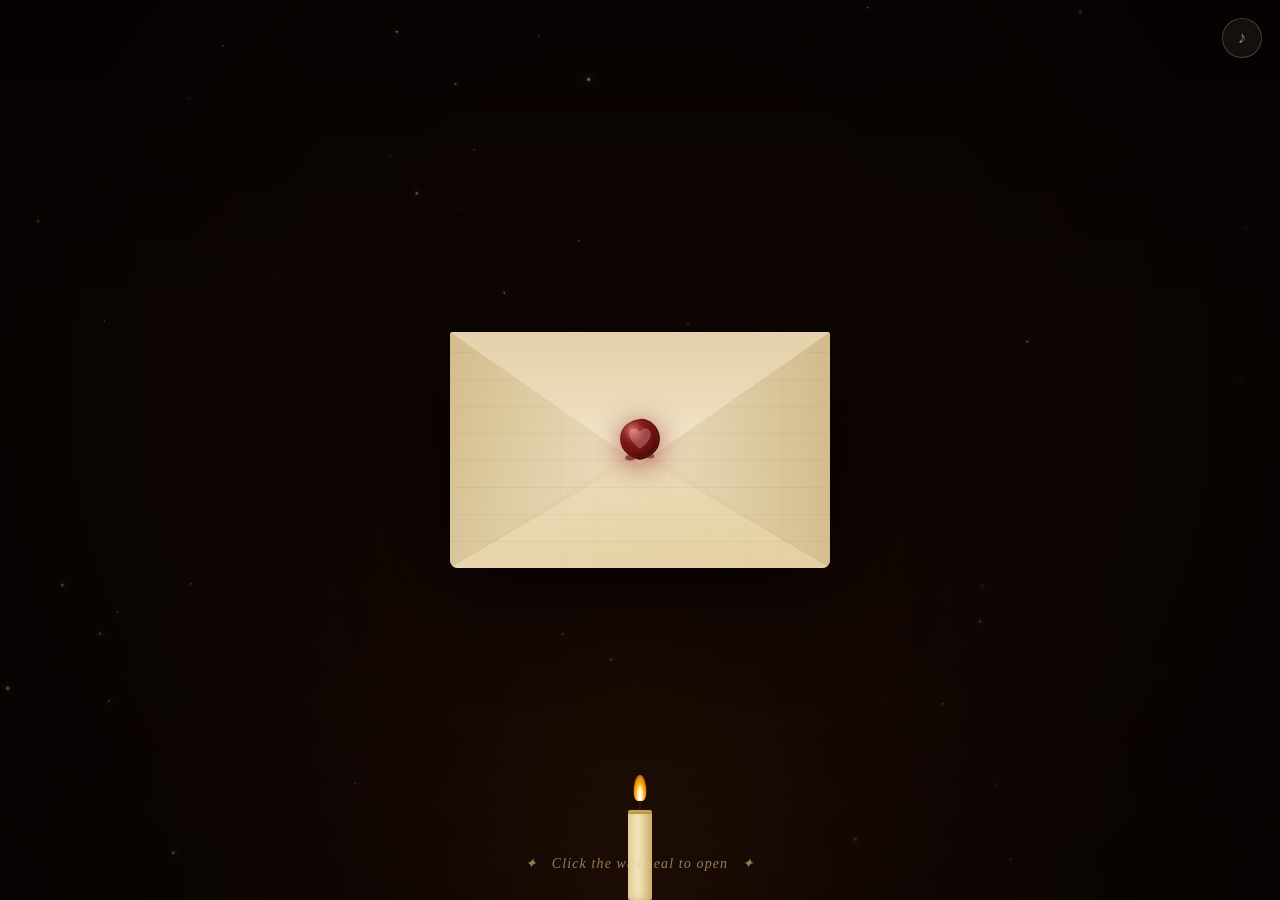
<file: Firefly/index.html>
<!DOCTYPE html>
<html lang="en">
<head>
<meta charset="UTF-8"/>
<meta name="viewport" content="width=device-width, initial-scale=1.0, maximum-scale=1.0, user-scalable=no"/>
<title>A Letter For You 💌</title>
<link rel="icon" href="data:image/svg+xml,<svg xmlns=%22http://www.w3.org/2000/svg%22 viewBox=%220 0 100 100%22><text y=%22.9em%22 font-size=%2290%22>💌</text></svg>"/>
<link href="https://fonts.googleapis.com/css2?family=Pinyon+Script&family=IM+Fell+English:ital@0;1&family=Cinzel:wght@400;500&display=swap" rel="stylesheet"/>
<style>
*,*::before,*::after{margin:0;padding:0;box-sizing:border-box;}
:root{
  --cream:#f7edda;--cream2:#eedfc0;--cream3:#e4cfa0;
  --ink:#1e0f08;--ink2:#3d1f10;--gold2:#e8c97a;--wax:#8b1a1a;
}
html,body{width:100%;height:100%;background:#100603;overflow:hidden;font-family:'IM Fell English',serif;}

/* ── BACKGROUND CANVAS ── */
#bg-canvas{position:fixed;inset:0;z-index:0;pointer-events:none;}

/* ── CANDLE ── */
#candle{position:fixed;bottom:0;left:50%;transform:translateX(-50%);z-index:3;pointer-events:none;display:flex;flex-direction:column;align-items:center;}
.c-body{width:24px;height:90px;background:linear-gradient(90deg,#e4d09a,#f3e4ba 40%,#d8c080 100%);border-radius:3px 3px 2px 2px;box-shadow:inset -3px 0 8px rgba(160,110,30,0.3);position:relative;}
.c-body::after{content:'';position:absolute;top:0;left:0;right:0;height:4px;background:linear-gradient(#ccaa50,#b89030);border-radius:3px 3px 0 0;}
.wick{width:2px;height:9px;background:#2a1a0a;}
.fw{position:relative;width:16px;height:30px;}
.fl{position:absolute;bottom:0;left:50%;transform:translateX(-50%);width:13px;height:26px;background:radial-gradient(ellipse at 50% 82%,#fff 0%,#ffe55a 22%,#ff9000 58%,transparent 100%);border-radius:50% 50% 30% 30%/62% 62% 38% 38%;animation:flk 1.9s ease-in-out infinite alternate;filter:blur(0.4px);}
.fl2{position:absolute;bottom:1px;left:50%;transform:translateX(-50%);width:6px;height:14px;background:radial-gradient(ellipse at 50% 82%,#fff 0%,#ffeca0 65%,transparent 100%);border-radius:50% 50% 30% 30%/62% 62% 38% 38%;animation:flk 1.3s ease-in-out infinite alternate-reverse;}
@keyframes flk{
  0%  {transform:translateX(-50%) scaleX(1)    scaleY(1)    rotate(-1deg);}
  33% {transform:translateX(-50%) scaleX(0.91) scaleY(1.07) rotate(1.5deg);}
  67% {transform:translateX(-50%) scaleX(1.06) scaleY(0.95) rotate(-2deg);}
  100%{transform:translateX(-50%) scaleX(0.94) scaleY(1.05) rotate(1deg);}
}

/* ── ENVELOPE STAGE ── */
#env-stage{
  position:fixed;inset:0;z-index:10;
  display:flex;align-items:center;justify-content:center;
  pointer-events:none;
}
#env-wrap{
  pointer-events:auto;position:relative;
  width:min(380px,84vw);
  transform-style:preserve-3d;
  filter:drop-shadow(0 20px 50px rgba(0,0,0,0.85));
  transition:transform .8s cubic-bezier(.4,0,.2,1);
}
#envelope{position:relative;width:100%;padding-top:62%;transform-style:preserve-3d;}
#env-base{
  position:absolute;inset:0;
  background:linear-gradient(155deg,var(--cream2) 0%,var(--cream) 45%,var(--cream2) 100%);
  border-radius:3px 3px 8px 8px;overflow:hidden;
}
#env-base::after{
  content:'';position:absolute;inset:0;
  background-image:
    repeating-linear-gradient(0deg,transparent,transparent 26px,rgba(44,24,16,.045) 26px,rgba(44,24,16,.045) 27px),
    repeating-linear-gradient(90deg,transparent,transparent 36px,rgba(44,24,16,.02) 36px,rgba(44,24,16,.02) 37px);
  pointer-events:none;
}
.fb{position:absolute;bottom:0;left:0;right:0;height:56%;background:linear-gradient(170deg,var(--cream2) 0%,var(--cream3) 100%);clip-path:polygon(0% 100%,50% 8%,100% 100%);}
.fl-l{position:absolute;top:0;left:0;bottom:0;width:53%;background:linear-gradient(100deg,#cdb47e,var(--cream2));clip-path:polygon(0% 0%,100% 50%,0% 100%);opacity:.8;}
.fl-r{position:absolute;top:0;right:0;bottom:0;width:53%;background:linear-gradient(260deg,#c8ae78,var(--cream2));clip-path:polygon(100% 0%,0% 50%,100% 100%);opacity:.8;}
#flap-top{
  position:absolute;top:0;left:0;right:0;height:56%;
  background:linear-gradient(180deg,#ddc898 0%,var(--cream2) 65%,var(--cream) 100%);
  clip-path:polygon(0% 0%,50% 100%,100% 0%);
  transform-origin:50% 0%;transform-style:preserve-3d;z-index:4;
}
#flap-top::before{content:'';position:absolute;inset:0;background:linear-gradient(180deg,rgba(255,255,255,.18) 0%,transparent 55%);clip-path:polygon(0% 0%,50% 100%,100% 0%);}

/* ── WAX SEAL ── */
#wax-seal{
  position:absolute;top:46%;left:50%;
  transform:translate(-50%,-50%);
  width:clamp(54px,13%,70px);aspect-ratio:1;
  z-index:8;cursor:pointer;pointer-events:auto;
  filter:drop-shadow(0 5px 14px rgba(139,26,26,.7));
  transition:filter .25s, transform .28s cubic-bezier(.34,1.56,.64,1);
}
#wax-seal:hover{
  filter:drop-shadow(0 9px 24px rgba(210,50,50,.9));
  transform:translate(-50%,-50%) scale(1.12);
}

/* ══════════════════════════════════════════════════════════════
   LETTER — JS-animated via transform. Starts hidden.
   During orbit phase it's positioned by JS directly.
   During settle phase a CSS transition takes over.
══════════════════════════════════════════════════════════════ */
#letter-wrap{
  position:fixed;
  /* size matches envelope width */
  width:min(380px,84vw);
  z-index:60;
  pointer-events:none;
  /* JS controls left/top/transform throughout */
  transform-origin:50% 50%;
  opacity:0;
  /* custom scrollbar for long letters */
  max-height:78vh;
  overflow-y:auto;overflow-x:hidden;
  border-radius:3px;
  scrollbar-width:thin;
  scrollbar-color:rgba(180,130,60,.3) transparent;
  /* settle transition — enabled by JS at end of orbit */
  will-change:transform,top,left,opacity;
}
#letter-wrap::-webkit-scrollbar{width:4px;}
#letter-wrap::-webkit-scrollbar-thumb{background:rgba(180,130,60,.3);border-radius:2px;}

/* When letter is settled — enable pointer events */
#letter-wrap.settled{pointer-events:auto;}

#letter-paper{
  width:100%;height:auto;
  background:linear-gradient(168deg,#fef8ec 0%,#faf0d4 38%,#f5e8c0 100%);
  border-radius:3px 3px 2px 2px;
  box-shadow:0 6px 40px rgba(0,0,0,.55), 0 2px 12px rgba(0,0,0,.35), inset 0 0 40px rgba(200,160,80,.04);
  padding:clamp(20px,5%,34px) clamp(20px,6%,36px) clamp(16px,4%,26px);
  display:flex;flex-direction:column;gap:11px;
  position:relative;overflow:hidden;
}
#letter-paper::before{
  content:'';position:absolute;inset:0;
  background-image:repeating-linear-gradient(0deg,transparent,transparent 29px,rgba(160,110,50,.13) 29px,rgba(160,110,50,.13) 30px);
  pointer-events:none;
}
#letter-paper::after{
  content:'';position:absolute;top:0;bottom:0;left:clamp(30px,8%,42px);
  width:1px;background:rgba(200,80,80,.16);pointer-events:none;
}
.cs{position:absolute;font-size:10px;font-style:italic;color:rgba(160,100,40,.3);}
.cs.tl{top:10px;left:11px;}.cs.br{bottom:10px;right:12px;}

/* letter lines */
.ll{opacity:0;transform:translateY(10px);transition:opacity .8s ease,transform .8s ease;position:relative;z-index:1;}
.ll.show{opacity:1;transform:translateY(0);}
.l-date{font-style:italic;font-size:clamp(9.5px,1.9vw,12.5px);color:var(--ink2);text-align:right;}
.l-div{display:flex;align-items:center;gap:8px;color:rgba(160,100,40,.36);font-size:11px;}
.l-div::before,.l-div::after{content:'';flex:1;height:1px;background:linear-gradient(90deg,transparent,rgba(180,120,50,.25),transparent);}
.l-hi{font-family:'Pinyon Script',cursive;font-size:clamp(28px,6.5vw,48px);color:var(--ink);line-height:1;}
.l-body{font-size:clamp(11px,2.1vw,13.5px);color:var(--ink);line-height:1.95;}
.l-body em{font-style:italic;color:var(--ink2);}
.l-body strong{font-weight:normal;color:var(--wax);font-style:italic;}
.l-sign{font-family:'Pinyon Script',cursive;font-size:clamp(24px,5.5vw,40px);color:var(--ink);text-align:right;line-height:1.1;padding-top:2px;}
.l-ps{font-style:italic;font-size:clamp(9px,1.8vw,11.5px);color:var(--ink2);border-top:1px solid rgba(160,100,40,.14);padding-top:7px;}

/* ── MUSIC ── */
#music-btn{position:fixed;top:18px;right:18px;z-index:200;width:40px;height:40px;border-radius:50%;background:rgba(255,255,255,.06);border:1px solid rgba(232,201,122,.25);color:rgba(232,201,122,.6);font-size:17px;cursor:pointer;display:flex;align-items:center;justify-content:center;transition:background .2s,color .2s;backdrop-filter:blur(6px);}
#music-btn:hover{background:rgba(232,201,122,.12);color:var(--gold2);}
#music-btn.on{color:var(--gold2);animation:pulse 2s ease-in-out infinite;}

/* ── HINT ── */
#hint{position:fixed;bottom:28px;left:50%;transform:translateX(-50%);font-style:italic;font-size:clamp(11px,2.2vw,14px);color:rgba(232,201,122,.6);letter-spacing:.08em;z-index:50;white-space:nowrap;animation:breathe 3s ease-in-out infinite;transition:opacity .8s;pointer-events:none;}
#hint.hide{opacity:0;}

/* ── READ AGAIN ── */
#btn-again{position:fixed;bottom:22px;left:50%;transform:translateX(-50%);font-family:'Cinzel',serif;font-size:11px;letter-spacing:.18em;text-transform:uppercase;color:rgba(232,201,122,.8);background:rgba(255,255,255,.04);border:1px solid rgba(232,201,122,.28);padding:10px 28px;border-radius:2px;cursor:pointer;z-index:200;opacity:0;pointer-events:none;transition:opacity .7s,background .2s;backdrop-filter:blur(6px);white-space:nowrap;}
#btn-again:hover{background:rgba(232,201,122,.1);color:var(--gold2);}
#btn-again.show{opacity:1;pointer-events:auto;}

/* ── FLOATING EFFECTS ── */
.heart-fly{position:fixed;pointer-events:none;z-index:400;animation:heartUp var(--dur,3s) ease-out forwards;opacity:0;font-size:var(--sz,18px);}
@keyframes heartUp{0%{opacity:0;transform:translate(0,0) scale(.2);}12%{opacity:1;transform:translate(var(--dx1,0px),-28px) scale(1.2);}80%{opacity:.6;transform:translate(var(--dx2,0px),-150px) scale(.85);}100%{opacity:0;transform:translate(var(--dx3,0px),-210px) scale(.5);}}
.petal-fall{position:fixed;top:-40px;pointer-events:none;z-index:6;animation:petalDrop var(--pd,7s) ease-in forwards;}
@keyframes petalDrop{0%{transform:translateY(0) translateX(0) rotate(0);opacity:.9;}25%{transform:translateY(25vh) translateX(var(--s1,30px)) rotate(120deg);opacity:.85;}60%{transform:translateY(62vh) translateX(var(--s2,-15px)) rotate(300deg);opacity:.7;}100%{transform:translateY(112vh) translateX(var(--s3,20px)) rotate(540deg);opacity:0;}}
.sp{position:fixed;pointer-events:none;z-index:401;border-radius:50%;animation:sparkOut var(--sd,.8s) ease-out forwards;}
@keyframes sparkOut{0%{transform:translate(0,0) scale(1);opacity:1;}100%{transform:translate(var(--sx,20px),var(--sy,-30px)) scale(0);opacity:0;}}

@keyframes breathe{0%,100%{opacity:.6;}50%{opacity:.25;}}
@keyframes pulse{0%,100%{opacity:1;}50%{opacity:.5;}}
</style>
</head>
<body>

<canvas id="bg-canvas"></canvas>

<div id="candle">
  <div class="fw"><div class="fl"></div><div class="fl2"></div></div>
  <div class="wick"></div>
  <div class="c-body"></div>
</div>

<button id="music-btn">♪</button>

<!-- ENVELOPE -->
<div id="env-stage">
  <div id="env-wrap">
    <div id="envelope">
      <div id="env-base">
        <div class="fb"></div><div class="fl-l"></div><div class="fl-r"></div>
        <div id="flap-top"></div>
      </div>
      <svg id="wax-seal" viewBox="0 0 110 110" xmlns="http://www.w3.org/2000/svg">
        <defs>
          <radialGradient id="wG" cx="36%" cy="32%" r="68%"><stop offset="0%" stop-color="#e04040"/><stop offset="40%" stop-color="#8b1a1a"/><stop offset="100%" stop-color="#4a0a0a"/></radialGradient>
          <radialGradient id="wS" cx="28%" cy="26%" r="42%"><stop offset="0%" stop-color="rgba(255,190,190,0.4)"/><stop offset="100%" stop-color="transparent"/></radialGradient>
          <filter id="wF" x="-8%" y="-8%" width="116%" height="116%"><feGaussianBlur stdDeviation="1.3"/></filter>
        </defs>
        <ellipse cx="35" cy="89" rx="10" ry="5.5" fill="#6a1212" filter="url(#wF)" opacity=".65"/>
        <ellipse cx="76" cy="86" rx="8" ry="4.5" fill="#6a1212" filter="url(#wF)" opacity=".6"/>
        <path d="M55 10 C68 8 82 17 90 30 C98 43 97 62 88 74 C79 86 63 93 55 93 C47 93 31 86 22 74 C13 62 12 43 20 30 C28 17 42 12 55 10 Z" fill="url(#wG)" filter="url(#wF)"/>
        <path d="M55 10 C68 8 82 17 90 30 C98 43 97 62 88 74 C79 86 63 93 55 93 C47 93 31 86 22 74 C13 62 12 43 20 30 C28 17 42 12 55 10 Z" fill="url(#wS)"/>
        <circle cx="55" cy="52" r="36" fill="none" stroke="rgba(210,180,100,.32)" stroke-width="1.2" stroke-dasharray="3,3"/>
        <path d="M55 70 C55 70 34 55 34 42 C34 34 40 29 47 31 C51 32 54 35 55 39 C56 35 59 32 63 31 C70 29 76 34 76 42 C76 55 55 70 55 70 Z" fill="rgba(255,230,230,.24)" stroke="rgba(255,210,210,.38)" stroke-width="1"/>
      </svg>
    </div>
  </div>
</div>

<!-- LETTER — JS positions this during animation -->
<div id="letter-wrap">
  <div id="letter-paper">
    <span class="cs tl">No. I</span>
    <span class="cs br">✦</span>
    <div class="l-date ll">This very evening, by candlelight &nbsp;♡</div>
    <div class="l-div ll">♡</div>
    <div class="l-hi ll">My Dearest,</div>
    <div class="l-body ll">
      There are a thousand things I wish I could say —<br>
      in a thousand different ways — and yet<br>
      none of them would ever be enough.<br><br>
      You walk into a room and the whole world<br>
      <em>quietly rearranges itself around you.</em><br><br>
      I wanted you to know that you are thought of —<br>
      not occasionally, not in passing — but with the<br>
      <strong>kind of warmth that lingers long after<br>
      the candle has gone out.</strong><br><br>
      You are, without question, someone worth<br>
      writing letters to.
    </div>
    <div class="l-sign ll">Always &amp; completely yours, ♡</div>
    <div class="l-ps ll">P.S. — You deserved to read something beautiful today.</div>
  </div>
</div>

<div id="hint">✦ &nbsp; Click the wax seal to open &nbsp; ✦</div>
<button id="btn-again">↺ &nbsp; Read Again</button>

<script>
/* ══════════════════════════════════════════
   BACKGROUND
══════════════════════════════════════════ */
const bgC=document.getElementById('bg-canvas'),bgCtx=bgC.getContext('2d');
let W,H;
function resizeBg(){W=bgC.width=innerWidth;H=bgC.height=innerHeight;}
resizeBg();addEventListener('resize',resizeBg);

const motes=Array.from({length:60},()=>({
  x:Math.random()*innerWidth,y:Math.random()*innerHeight,
  r:.3+Math.random()*1.4,a:.2+Math.random()*.65,
  vx:(Math.random()-.5)*.11,vy:-.04-Math.random()*.11,
  tw:Math.random()*Math.PI*2,ts:.007+Math.random()*.014,hue:28+Math.random()*26
}));
let fv=1;
function bgLoop(){
  requestAnimationFrame(bgLoop);
  fv+=(Math.random()*.05-.025);fv=Math.max(.9,Math.min(1.1,fv));
  bgCtx.fillStyle='#100603';bgCtx.fillRect(0,0,W,H);
  const cg=bgCtx.createRadialGradient(W*.5,H,0,W*.5,H,H*.75);
  cg.addColorStop(0,`rgba(195,95,18,${.16*fv})`);cg.addColorStop(.45,`rgba(120,40,8,${.08*fv})`);cg.addColorStop(1,'transparent');
  bgCtx.fillStyle=cg;bgCtx.fillRect(0,0,W,H);
  const tg=bgCtx.createLinearGradient(0,0,0,H*.35);
  tg.addColorStop(0,'rgba(0,0,0,.4)');tg.addColorStop(1,'transparent');
  bgCtx.fillStyle=tg;bgCtx.fillRect(0,0,W,H);
  motes.forEach(m=>{
    m.x+=m.vx;m.y+=m.vy;m.tw+=m.ts;
    if(m.y<-8){m.y=H+8;m.x=Math.random()*W;}
    if(m.x<-8||m.x>W+8){m.x=Math.random()*W;m.y=H*.3+Math.random()*H*.7;}
    const al=m.a*(.5+.5*Math.sin(m.tw))*fv;
    bgCtx.save();bgCtx.globalAlpha=Math.min(al,.82);
    bgCtx.shadowBlur=5;bgCtx.shadowColor=`hsl(${m.hue},88%,68%)`;
    bgCtx.fillStyle=`hsl(${m.hue},84%,73%)`;
    bgCtx.beginPath();bgCtx.arc(m.x,m.y,m.r,0,Math.PI*2);bgCtx.fill();
    bgCtx.restore();
  });
  const vig=bgCtx.createRadialGradient(W*.5,H*.44,H*.1,W*.5,H*.44,H*.88);
  vig.addColorStop(0,'transparent');vig.addColorStop(1,'rgba(0,0,0,.6)');
  bgCtx.fillStyle=vig;bgCtx.fillRect(0,0,W,H);
}
bgLoop();

/* ══════════════════════════════════════════
   ROMANTIC MUSIC
══════════════════════════════════════════ */
let audioCtx=null,masterGain=null,playing=false,loopTO=null;
const musicBtn=document.getElementById('music-btn');
const N={C3:130.81,E3:164.81,G3:196,A3:220,B3:246.94,C4:261.63,D4:293.66,E4:329.63,F4:349.23,G4:392,A4:440,B4:493.88,C5:523.25,E5:659.25};
const ARP=[
  [0,N.A3,.38,.52],[.33,N.C4,.32,.42],[.66,N.E4,.32,.42],[1,N.A4,.45,.35],[1.33,N.E4,.28,.3],[1.66,N.C4,.28,.3],
  [2,N.F3,.38,.52],[2.33,N.A3,.32,.42],[2.66,N.C4,.32,.42],[3,N.F4,.45,.35],[3.33,N.C4,.28,.3],[3.66,N.A3,.28,.3],
  [4,N.C3,.38,.52],[4.33,N.E3,.32,.42],[4.66,N.G3,.32,.42],[5,N.C4,.45,.35],[5.33,N.G3,.28,.3],[5.66,N.E3,.28,.3],
  [6,N.G3,.38,.52],[6.33,N.B3,.32,.42],[6.66,N.D4,.32,.42],[7,N.G4,.45,.35],[7.33,N.D4,.28,.3],[7.66,N.B3,.28,.3],
];
const MEL=[[0,N.E5,.75,.24],[1,N.C5,.55,.21],[1.5,N.A4,.45,.19],[2,N.A4,.5,.21],[3,N.G4,.75,.23],[4,N.E5,.65,.21],[5,N.C5,.55,.19],[5.5,N.B4,.38,.17],[6,N.A4,.5,.21],[7,N.G4,.95,.24]];
const BD=.54,BL=8;
function pNote(f,t,dur,vol){
  if(!audioCtx||!masterGain)return;
  const o=audioCtx.createOscillator(),g=audioCtx.createGain();
  o.type='sine';o.frequency.value=f;
  g.gain.setValueAtTime(0,t);g.gain.linearRampToValueAtTime(vol,t+.04);
  g.gain.setValueAtTime(vol,t+dur*BD-.18);g.gain.linearRampToValueAtTime(0,t+dur*BD+.08);
  o.connect(g);g.connect(masterGain);o.start(t);o.stop(t+dur*BD+.12);
}
function schedLoop(st){
  if(!playing)return;
  const ld=BL*BD;
  ARP.forEach(([b,f,d,v])=>pNote(f,st+b*BD,d,v*.52));
  MEL.forEach(([b,f,d,v])=>{pNote(f,st+b*BD,d,v*.62);pNote(f*2,st+b*BD,d,v*.1);});
  [[0,N.A3*.5],[2,N.F3*.5],[4,N.C3*.5],[6,N.G3*.5]].forEach(([b,f])=>pNote(f,st+b*BD,1.8,.16));
  loopTO=setTimeout(()=>schedLoop(st+ld-.08),(ld-.15)*1000);
}
function startAudio(){
  try{
    if(!audioCtx)audioCtx=new(window.AudioContext||window.webkitAudioContext)();
    if(audioCtx.state==='suspended')audioCtx.resume();
    masterGain=audioCtx.createGain();
    masterGain.gain.setValueAtTime(0,audioCtx.currentTime);
    masterGain.gain.linearRampToValueAtTime(1,audioCtx.currentTime+3);
    masterGain.connect(audioCtx.destination);
    playing=true;musicBtn.classList.add('on');musicBtn.textContent='♫';
    schedLoop(audioCtx.currentTime+.1);
  }catch(e){}
}
function stopAudio(){
  if(loopTO){clearTimeout(loopTO);loopTO=null;}
  if(masterGain&&audioCtx){
    masterGain.gain.linearRampToValueAtTime(0,audioCtx.currentTime+2);
    setTimeout(()=>{try{audioCtx.close();}catch(e){}audioCtx=null;masterGain=null;},2100);
  }
  playing=false;musicBtn.classList.remove('on');musicBtn.textContent='♪';
}
musicBtn.addEventListener('click',()=>playing?stopAudio():startAudio());

/* ══════════════════════════════════════════
   ELEMENTS
══════════════════════════════════════════ */
const waxSeal  = document.getElementById('wax-seal');
const flapTop  = document.getElementById('flap-top');
const letterWr = document.getElementById('letter-wrap');
const envWrap  = document.getElementById('env-wrap');
const hint     = document.getElementById('hint');
const btnAgain = document.getElementById('btn-again');
const llEls    = Array.from(document.querySelectorAll('.ll'));

let opened=false,timers=[];
const addT=(fn,ms)=>timers.push(setTimeout(fn,ms));
const clearT=()=>{timers.forEach(clearTimeout);timers=[];};

/* Easing helpers */
function easeInOutCubic(t){return t<.5?4*t*t*t:1-Math.pow(-2*t+2,3)/2;}
function easeOutCubic(t){return 1-Math.pow(1-t,3);}
function easeOutElastic(t){
  const c4=(2*Math.PI)/3;
  return t===0?0:t===1?1:Math.pow(2,-10*t)*Math.sin((t*10-0.75)*c4)+1;
}

/* Place letter at pixel position (centred on cx,cy) with rotation deg */
function positionLetter(cx,cy,rotation,scale,opacity){
  const w=letterWr.offsetWidth||Math.min(380,window.innerWidth*0.84);
  const h=letterWr.offsetHeight||300;
  letterWr.style.left=(cx-w/2)+'px';
  letterWr.style.top=(cy-h/2)+'px';
  letterWr.style.transform=`rotate(${rotation}deg) scale(${scale})`;
  letterWr.style.opacity=opacity;
}

/* Hover tilt on envelope (only before open) */
envWrap.addEventListener('pointermove',e=>{
  if(opened)return;
  const r=envWrap.getBoundingClientRect();
  const dx=((e.clientX-r.left)/r.width-.5)*12;
  const dy=((e.clientY-r.top)/r.height-.5)*-8;
  envWrap.style.transform=`rotateY(${dx}deg) rotateX(${dy}deg) scale(1.02)`;
});
envWrap.addEventListener('pointerleave',()=>{
  if(opened)return;
  envWrap.style.transition='transform .8s cubic-bezier(.2,0,0,1)';
  envWrap.style.transform='';
  setTimeout(()=>{envWrap.style.transition='';},800);
});

/* ══════════════════════════════════════════
   LETTER ORBIT + SETTLE ANIMATION
   
   Phase 1 (0→800ms):   letter peeks out from envelope, flap opens
   Phase 2 (800→2600ms): letter orbits around envelope (JS rAF loop)
   Phase 3 (2600→4000ms): letter glides from above screen down to center (CSS transition)
══════════════════════════════════════════ */
waxSeal.addEventListener('click', openLetter);

let orbitRAF=null;

function openLetter(){
  if(opened)return;
  opened=true;
  if(!playing)startAudio();
  burstSeal();
  hint.classList.add('hide');

  /* Get envelope center on screen */
  const envR = envWrap.getBoundingClientRect();
  const envCX = envR.left + envR.width/2;
  const envCY = envR.top  + envR.height/2;

  /* ── PHASE 1: seal breaks, flap opens ── */
  addT(()=>{
    waxSeal.style.transition='transform .4s cubic-bezier(.34,1.56,.64,1),opacity .38s';
    waxSeal.style.transform='translate(-50%,-50%) scale(0) rotate(30deg)';
    waxSeal.style.opacity='0';
  },80);

  addT(()=>{
    flapTop.style.transition='transform 1s cubic-bezier(.4,0,.2,1)';
    flapTop.style.transform='rotateX(-178deg)';
  },350);

  /* ── PHASE 2: letter appears at envelope centre, then orbits ── */
  addT(()=>{
    /* Show letter at envelope centre, tiny */
    letterWr.style.transition='none';
    positionLetter(envCX, envCY, 0, 0.15, 0.9);
    letterWr.style.display='block';

    let startTime=null;
    const ORBIT_DURATION = 1700; // ms for full orbit
    /* Orbit radius — wide enough to loop around envelope visually */
    const RX = envR.width  * 0.82; // horizontal radius
    const RY = envR.height * 0.95; // vertical radius

    function orbitFrame(ts){
      if(!startTime) startTime=ts;
      const elapsed = ts - startTime;
      const t = Math.min(elapsed / ORBIT_DURATION, 1);
      const ease = easeInOutCubic(t);

      /* Orbit: start at bottom of envelope (angle = PI/2 = bottom), go clockwise */
      /* Full rotation = 2*PI, so 1 full lap */
      const startAngle = Math.PI / 2;          // start below envelope
      const angle = startAngle + ease * Math.PI * 2;  // full clockwise orbit

      const lx = envCX + Math.cos(angle) * RX;
      const ly = envCY + Math.sin(angle) * RY;

      /* Rotation: paper tilts as it spins — full 360 over the orbit */
      const rot = ease * 360;

      /* Scale: grows from tiny to readable as it orbits */
      const scl = 0.15 + ease * 0.75; // 0.15 → 0.90

      /* Opacity: fades in quickly */
      const opc = Math.min(t * 5, 1);

      positionLetter(lx, ly, rot, scl, opc);

      if(t < 1){
        orbitRAF = requestAnimationFrame(orbitFrame);
      } else {
        /* Orbit done — letter is ~bottom of envelope, scale ~0.9 */
        /* ── PHASE 3: glide from above screen down to centre ── */
        startSettle(envCX, envCY);
      }
    }
    orbitRAF = requestAnimationFrame(orbitFrame);
  }, 700);
}

function startSettle(envCX, envCY){
  /* Cancel any stray rAF */
  if(orbitRAF){ cancelAnimationFrame(orbitRAF); orbitRAF=null; }

  /* Target: centred on screen */
  const w = letterWr.offsetWidth;
  const h = letterWr.offsetHeight;
  const targetCX = W/2;
  const targetCY = H/2;

  /* Start: same X as target, but wayyyy above the screen */
  const startCX = targetCX;
  const startCY = -h;          // above top of screen

  /* Snap letter to start-of-settle position with no transition */
  letterWr.style.transition='none';
  positionLetter(startCX, startCY, 0, 1, 1);
  void letterWr.offsetHeight; // force reflow

  /* Now CSS-transition it smoothly down to centre — gentle, slow settle */
  letterWr.style.transition=[
    `left 1.6s cubic-bezier(0.16,1,0.3,1)`,
    `top 1.6s cubic-bezier(0.16,1,0.3,1)`,
    `transform 1.4s cubic-bezier(0.16,1,0.3,1)`,
    `opacity 0.4s ease`
  ].join(',');

  positionLetter(targetCX, targetCY, 0, 1, 1);
  letterWr.classList.add('settled');

  /* Envelope settles down slightly */
  envWrap.style.transition='transform .9s cubic-bezier(.4,0,.2,1)';
  envWrap.style.transform='translateY(50px)';

  /* Letter lines stagger in after it settles */
  const lineStart = 1800; // ms after settle starts
  [0,220,450,800,1380,1760].forEach((d,i)=>
    addT(()=>llEls[i]&&llEls[i].classList.add('show'), lineStart+d)
  );

  /* Petals */
  addT(startPetals, 800);

  /* Read Again button */
  addT(()=>btnAgain.classList.add('show'), lineStart+2200);
}

/* ══════════════════════════════════════════
   BURST
══════════════════════════════════════════ */
function burstSeal(){
  const r=waxSeal.getBoundingClientRect();
  const cx=r.left+r.width/2,cy=r.top+r.height/2;
  ['♡','❤','♥','💕','🌹','✦','🕊'].forEach(em=>{
    for(let i=0;i<2;i++){
      const h=document.createElement('div');h.className='heart-fly';
      const ang=Math.random()*Math.PI*2,d1=28+Math.random()*38,d2=68+Math.random()*88;
      h.style.cssText=`left:${cx}px;top:${cy}px;--dur:${2.2+Math.random()*1.2}s;--sz:${12+Math.random()*16}px;--dx1:${Math.cos(ang)*d1}px;--dx2:${Math.cos(ang)*d2}px;--dx3:${Math.cos(ang)*d2*1.2}px;animation-delay:${Math.random()*.22}s;color:hsl(${330+Math.random()*40},80%,${60+Math.random()*22}%);`;
      h.textContent=em;document.body.appendChild(h);
      h.addEventListener('animationend',()=>h.remove());
    }
  });
  for(let i=0;i<22;i++){
    const s=document.createElement('div');s.className='sp';
    const ang=Math.random()*Math.PI*2,dist=14+Math.random()*64;
    s.style.cssText=`left:${cx}px;top:${cy}px;--sx:${Math.cos(ang)*dist}px;--sy:${Math.sin(ang)*dist-14}px;--sd:${.4+Math.random()*.65}s;animation-delay:${Math.random()*.1}s;background:hsl(${32+Math.random()*22},90%,73%);box-shadow:0 0 5px hsl(${32+Math.random()*22},90%,73%);width:${2+Math.random()*4}px;height:${2+Math.random()*4}px;`;
    document.body.appendChild(s);s.addEventListener('animationend',()=>s.remove());
  }
}

/* ══════════════════════════════════════════
   PETALS
══════════════════════════════════════════ */
let petalT=null;
const PETALS=['🌸','🌺','🌷','✿','❀','🌹'];
function startPetals(){
  if(petalT)return;
  petalT=setInterval(()=>{
    const p=document.createElement('div');p.className='petal-fall';
    const s1=(Math.random()-.5)*130,s2=(Math.random()-.5)*90,s3=(Math.random()-.5)*70;
    p.style.cssText=`left:${Math.random()*100}vw;--pd:${5+Math.random()*6}s;--s1:${s1}px;--s2:${s2}px;--s3:${s3}px;font-size:${11+Math.random()*13}px;opacity:${.45+Math.random()*.45};animation-delay:${Math.random()*.4}s;`;
    p.textContent=PETALS[Math.floor(Math.random()*PETALS.length)];
    document.body.appendChild(p);p.addEventListener('animationend',()=>p.remove());
  },330);
}
function stopPetals(){clearInterval(petalT);petalT=null;}

/* ══════════════════════════════════════════
   RESET
══════════════════════════════════════════ */
btnAgain.addEventListener('click',resetAll);
function resetAll(){
  clearT();stopPetals();
  if(orbitRAF){cancelAnimationFrame(orbitRAF);orbitRAF=null;}
  document.querySelectorAll('.petal-fall,.heart-fly,.sp').forEach(e=>e.remove());

  /* Snap all */
  flapTop.style.transition='none'; flapTop.style.transform='';
  waxSeal.style.transition='none';
  waxSeal.style.transform='translate(-50%,-50%)';
  waxSeal.style.opacity='1';
  waxSeal.style.filter='drop-shadow(0 5px 14px rgba(139,26,26,.7))';
  envWrap.style.transition='none'; envWrap.style.transform='';

  /* Hide letter instantly */
  letterWr.style.transition='none';
  letterWr.style.opacity='0';
  letterWr.style.transform='scale(0.01)';
  letterWr.classList.remove('settled');

  llEls.forEach(el=>{if(el)el.classList.remove('show');});
  btnAgain.classList.remove('show');
  hint.classList.remove('hide');
  opened=false;

  requestAnimationFrame(()=>requestAnimationFrame(()=>{
    waxSeal.style.transition='filter .25s, transform .28s cubic-bezier(.34,1.56,.64,1)';
  }));
}
</script>
</body>
</html>
</file>
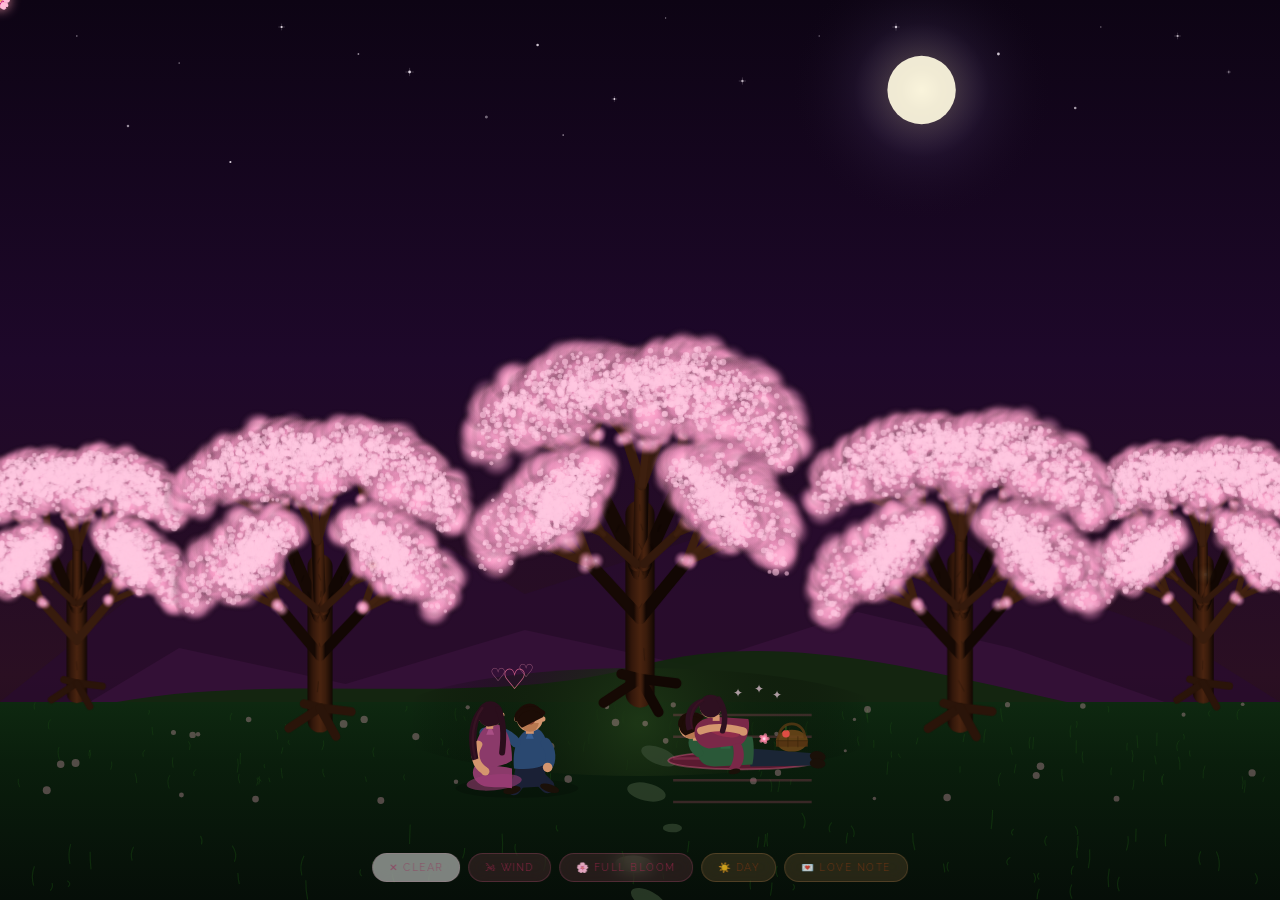
<file: Spring petals/Cherry Blossum.html>
<!DOCTYPE html>
<html lang="en">
<head>
<meta charset="UTF-8"/>
<meta name="viewport" content="width=device-width, initial-scale=1.0, user-scalable=no"/>
<title>桜 For You 🌸</title>
<link href="https://fonts.googleapis.com/css2?family=Pinyon+Script&family=Raleway:wght@200;300&display=swap" rel="stylesheet"/>
<style>
*{margin:0;padding:0;box-sizing:border-box;user-select:none}
html,body{width:100%;height:100%;overflow:hidden;background:#1a0a12;cursor:none}
canvas{position:fixed;inset:0;width:100%;height:100%}
#cur{position:fixed;pointer-events:none;z-index:9999;font-size:18px;transform:translate(-50%,-50%);filter:drop-shadow(0 0 6px rgba(255,160,180,.9));will-change:left,top}
#controls{position:fixed;bottom:18px;left:50%;transform:translateX(-50%);display:flex;gap:8px;z-index:300;pointer-events:auto;flex-wrap:wrap;justify-content:center}
.btn{font-family:'Raleway',sans-serif;font-weight:300;font-size:10px;letter-spacing:.15em;text-transform:uppercase;padding:8px 16px;border:none;cursor:pointer;border-radius:24px;transition:background .2s;backdrop-filter:blur(8px)}
.bs{background:rgba(255,255,255,.48);color:rgba(150,50,90,.74);border:1px solid rgba(210,120,160,.18)}
.bs:hover{background:rgba(255,215,228,.72)}
.br{background:rgba(235,108,148,.13);color:rgba(168,40,80,.88);border:1px solid rgba(215,90,138,.24)}
.br:hover{background:rgba(235,108,148,.26)}
.br.on{background:rgba(98,152,255,.13);color:rgba(65,105,215,.9);border-color:rgba(115,152,255,.34);animation:bth 1.2s ease-in-out infinite}
.bx{background:rgba(235,168,110,.14);color:rgba(145,60,20,.78);border:1px solid rgba(215,148,90,.24)}
.bx:hover{background:rgba(235,168,110,.3)}
@keyframes bth{0%,100%{opacity:1}50%{opacity:.36}}
#ctr{position:fixed;top:14px;right:16px;font-family:'Raleway',sans-serif;font-weight:200;font-size:10px;letter-spacing:.15em;text-transform:uppercase;color:rgba(255,200,220,.5);opacity:0;transition:opacity .6s;text-align:right;z-index:200}
#ctr.show{opacity:1}
#ctr strong{font-size:15px;color:#ffb0c8;font-weight:300;display:block}
#ribbon{position:fixed;bottom:58px;left:50%;transform:translateX(-50%);font-family:'Pinyon Script',cursive;font-size:clamp(16px,2.4vw,24px);color:rgba(255,200,230,.45);white-space:nowrap;opacity:0;transition:opacity 1.2s;text-shadow:0 2px 10px rgba(255,150,190,.3);z-index:200;pointer-events:none}
#ribbon.show{opacity:1}
#wbar{position:fixed;top:14px;left:16px;font-family:'Raleway',sans-serif;font-weight:200;font-size:10px;letter-spacing:.13em;color:rgba(255,200,220,.45);opacity:0;transition:opacity .4s;z-index:200}
#wbar.show{opacity:1}
.fh{position:fixed;pointer-events:none;z-index:50;font-size:12px;animation:fhu 2.4s ease-out forwards}
@keyframes fhu{0%{opacity:0;transform:translateY(0) scale(.35)}18%{opacity:.68;transform:translateY(-14px) scale(1)}78%{opacity:.28;transform:translateY(-65px)}100%{opacity:0;transform:translateY(-100px) scale(.45)}}
#ln{position:fixed;inset:0;z-index:500;display:flex;align-items:center;justify-content:center;opacity:0;pointer-events:none;transition:opacity .65s}
#ln.show{opacity:1;pointer-events:auto}
#lni{background:rgba(40,10,20,.88);border:1px solid rgba(255,150,180,.2);border-radius:6px;padding:clamp(18px,3.5vw,42px) clamp(22px,4.5vw,56px);text-align:center;box-shadow:0 14px 44px rgba(0,0,0,.5);max-width:min(440px,90vw);backdrop-filter:blur(16px)}
#lni h2{font-family:'Pinyon Script',cursive;font-size:clamp(26px,5vw,46px);color:#ffb0c8;margin-bottom:10px}
#lni p{font-family:'Raleway',sans-serif;font-weight:200;font-size:clamp(12px,1.7vw,14px);color:rgba(255,210,225,.72);line-height:1.82;margin-bottom:5px;letter-spacing:.08em}
.sig{font-family:'Pinyon Script',cursive;font-size:clamp(17px,2.4vw,24px);color:#ff90b8;margin-top:10px}
#lnc{margin-top:14px;font-family:'Raleway',sans-serif;font-weight:200;font-size:10px;letter-spacing:.18em;text-transform:uppercase;color:rgba(255,180,210,.54);border:1px solid rgba(255,150,185,.15);background:transparent;padding:6px 18px;border-radius:14px;cursor:pointer;transition:all .2s}
#lnc:hover{background:rgba(255,150,185,.15);color:#ffb0c8}
</style>
</head>
<body>
<div id="cur">🌸</div>
<canvas id="c"></canvas>
<div id="ctr"><strong id="cnt">0</strong>petals fallen</div>
<div id="ribbon">like petals in the wind, I keep drifting to you</div>
<div id="wbar">🌬 wind blowing →</div>
<div id="ln"><div id="lni">
  <h2>For You</h2>
  <p>Like cherry blossoms that bloom only briefly,<br>some moments are too beautiful not to share.</p>
  <p>This one is yours. 🌸</p>
  <div class="sig">— always</div>
  <button id="lnc">close &amp; enjoy</button>
</div></div>
<div id="controls">
  <button class="btn bs" id="bcl">✕ Clear</button>
  <button class="btn br" id="bwn">🌬 Wind</button>
  <button class="btn br" id="bsh">🌸 Full Bloom</button>
  <button class="btn bx" id="bng">☀️ Day</button>
  <button class="btn bx" id="bnt">💌 Love Note</button>
</div>

<script>
// ── SETUP ──────────────────────────────────────────────────────
var C=document.getElementById('c'), X=C.getContext('2d');
var W,H,t=0,mx=0,my=0;
var night=true, windOn=false, windStr=0, windTarget=0, gustInt=null;
var petals=[], flies=[], total=0, noteShown=false, started=false;
var trees=[];

// ── RESIZE ─────────────────────────────────────────────────────
function resize(){W=C.width=innerWidth;H=C.height=innerHeight;buildScene();}
window.addEventListener('resize',resize);
document.addEventListener('mousemove',function(e){mx=e.clientX;my=e.clientY;},{passive:true});
document.addEventListener('touchmove',function(e){mx=e.touches[0].clientX;my=e.touches[0].clientY;},{passive:true});

// ── TREE STRUCTURE ─────────────────────────────────────────────
// Each tree: thick trunk → forks into 3-5 major limbs → subdivides into branches → tips
function makeTree(tx, ty, scale, seed){
  Math.seedrng = seed; // deterministic look
  var tr = Math.min(W,H) * 0.18 * scale;
  var trunkH = tr * 1.1;
  var trunkW = Math.max(18, tr * 0.18);
  var segs = []; // {x1,y1,x2,y2,w,depth}
  var tips = [];

  // ── TRUNK: base widens with buttress roots ──
  var baseY = ty;
  var topY  = ty - trunkH;

  // Main trunk
  segs.push({x1:tx, y1:baseY, x2:tx, y2:topY, w:trunkW, depth:0});

  // Buttress roots (flared base) — 4 root flanges
  for(var r=0;r<4;r++){
    var ra = (r/4)*Math.PI*2 + Math.PI*0.15;
    var rx = tx + Math.cos(ra)*trunkW*1.4;
    var ry = baseY - Math.sin(Math.abs(ra))*trunkH*0.12;
    segs.push({x1:tx,y1:baseY-trunkH*0.08,x2:rx,y2:ry,w:trunkW*0.35,depth:0});
  }

  // ── FORK: trunk splits into 3 major limbs at 70% up ──
  var forkY = ty - trunkH * 0.68;
  var limbAngles = [-Math.PI/2 - 0.45, -Math.PI/2, -Math.PI/2 + 0.45];
  var limbLens   = [tr*0.52, tr*0.48, tr*0.52];

  limbAngles.forEach(function(ang, i){
    var lw = trunkW * 0.58;
    // Short connector from fork to limb start
    var lx1 = tx + Math.cos(ang)*trunkW*0.3;
    var ly1 = forkY + Math.sin(ang)*trunkW*0.3;
    segs.push({x1:tx, y1:forkY, x2:lx1, y2:ly1, w:lw, depth:1});
    // Main limb
    recurse(segs, tips, lx1, ly1, ang, limbLens[i], lw*0.85, 2, 8, tr);
    // Extra wide-spread sub-arm on outer limbs
    if(i===0) recurse(segs,tips,lx1,ly1,ang-0.38,limbLens[i]*0.52,lw*0.5,2,8,tr);
    if(i===2) recurse(segs,tips,lx1,ly1,ang+0.38,limbLens[i]*0.52,lw*0.5,2,8,tr);
  });

  // ── LOW ARMS: 2 heavy branches from mid-trunk spreading wide ──
  var midY = ty - trunkH*0.42;
  [[-Math.PI/2-0.72, tr*0.45], [-Math.PI/2+0.72, tr*0.45]].forEach(function(arm){
    var aw = trunkW * 0.42;
    recurse(segs, tips, tx, midY, arm[0], arm[1], aw, 3, 8, tr);
  });

  return {x:tx, y:ty, r:tr, trunkW:trunkW, forkY:forkY, segs:segs, tips:tips,
          sh:0, sd:.88, oc:null, dirty:true};
}

function recurse(segs, tips, x, y, a, len, w, d, maxD, tr){
  if(d>=maxD || len<3) return;
  // Natural curve: slight random deviation per segment
  var dev = (d < 4 ? 0.08 : 0.18) * (Math.random()-.5);
  a += dev;
  var ex = x + Math.cos(a)*len, ey = y + Math.sin(a)*len;
  segs.push({x1:x,y1:y,x2:ex,y2:ey,w:w,depth:d});
  if(d >= maxD-2) tips.push({x:ex, y:ey});
  var sp = 0.28 + d*0.038;
  var nw = w * 0.68;
  recurse(segs,tips,ex,ey,a-sp,len*0.64,nw,d+1,maxD,tr);
  recurse(segs,tips,ex,ey,a+sp,len*0.62,nw,d+1,maxD,tr);
  if(d<5) recurse(segs,tips,ex,ey,a+(Math.random()-.5)*0.15,len*0.50,nw*0.75,d+2,maxD,tr);
}

// ── BAKE TREE TO OFFSCREEN CANVAS ─────────────────────────────
function bakeTree(tree){
  var pad=50;
  var minX=tree.x,maxX=tree.x,minY=tree.y;
  tree.segs.forEach(function(s){
    minX=Math.min(minX,s.x1,s.x2); maxX=Math.max(maxX,s.x1,s.x2);
    minY=Math.min(minY,s.y1,s.y2);
  });
  minX -= tree.r*0.4; maxX += tree.r*0.4; minY -= tree.r*0.3;

  var cw = maxX-minX+pad*2, ch = tree.y-minY+pad*2+tree.r*0.2;
  cw=Math.max(cw,tree.r*3.4); ch=Math.max(ch,tree.r*2.8);

  tree.oc = document.createElement('canvas');
  tree.oc.width=cw|0; tree.oc.height=ch|0;
  var ox=tree.oc.getContext('2d');

  // lx,ly = where tree.x,tree.y maps in offscreen canvas
  var lx = tree.x - minX + pad;
  var ly = ch - pad;
  tree.lx=lx; tree.ly=ly; tree.cw=cw|0; tree.ch=ch|0;

  function px(v){return v - tree.x + lx;}
  function py(v){return v - tree.y + ly;}

  // Sort: thick first (background), thin last (foreground)
  var sorted = tree.segs.slice().sort(function(a,b){return b.w-a.w;});

  // ── DRAW BRANCHES ──
  sorted.forEach(function(s){
    var t2 = s.depth/8;
    // Rich dark-brown bark, lighter highlight on upper side
    if(s.w > 10){
      var gr = ox.createLinearGradient(px(s.x1)-s.w*.5,0,px(s.x1)+s.w*.5,0);
      gr.addColorStop(0,   'rgb(22,9,4)');
      gr.addColorStop(0.22,'rgb(52,24,11)');
      gr.addColorStop(0.5, 'rgb(74,36,16)');
      gr.addColorStop(0.72,'rgb(58,28,12)');
      gr.addColorStop(1,   'rgb(18,7,3)');
      ox.strokeStyle=gr;
    } else if(s.w>4){
      ox.strokeStyle='rgb('+(42+t2*38|0)+','+(20+t2*22|0)+','+(9+t2*12|0)+')';
    } else {
      ox.strokeStyle='rgb('+(55+t2*30|0)+','+(28+t2*18|0)+','+(12+t2*10|0)+')';
    }
    ox.lineWidth=s.w; ox.lineCap='round'; ox.lineJoin='round';
    ox.beginPath(); ox.moveTo(px(s.x1),py(s.y1)); ox.lineTo(px(s.x2),py(s.y2)); ox.stroke();

    // Bark texture lines on thick segments
    if(s.w>12 && s.depth<3){
      ox.strokeStyle='rgba(0,0,0,.18)'; ox.lineWidth=1.2;
      for(var lt=0;lt<3;lt++){
        var frac=0.25+lt*0.25;
        var mx2=px(s.x1)+(px(s.x2)-px(s.x1))*frac + (Math.random()-.5)*s.w*0.3;
        var my2=py(s.y1)+(py(s.y2)-py(s.y1))*frac;
        ox.beginPath(); ox.moveTo(mx2,my2); ox.lineTo(mx2+(Math.random()-.5)*s.w*0.6,my2+s.w*0.4); ox.stroke();
      }
    }
  });

  // ── DRAW BLOSSOM PUFFS ── multiple overlapping radial blobs per tip
  tree.segs.forEach(function(s){
    if(s.depth < 3) return;
    var puffR = tree.r * (
      s.depth>=7 ? .135 : s.depth>=6 ? .12 : s.depth>=5 ? .10 :
      s.depth>=4 ? .082 : .062
    );
    var ex=px(s.x2), ey=py(s.y2);
    var nPuffs = s.depth>=6 ? 4 : 3;
    for(var p=0;p<nPuffs;p++){
      var offX=(Math.random()-.5)*puffR*1.1, offY=(Math.random()-.5)*puffR*.8 - puffR*.12;
      var gr=ox.createRadialGradient(ex+offX,ey+offY,0,ex+offX,ey+offY,puffR);
      if(night){
        gr.addColorStop(0,  'rgba(255,190,220,.82)');
        gr.addColorStop(.38,'rgba(255,165,205,.52)');
        gr.addColorStop(.68,'rgba(220,130,175,.22)');
        gr.addColorStop(1,  'transparent');
      } else {
        gr.addColorStop(0,  'rgba(255,210,230,.90)');
        gr.addColorStop(.35,'rgba(255,185,210,.62)');
        gr.addColorStop(.65,'rgba(240,160,195,.25)');
        gr.addColorStop(1,  'transparent');
      }
      ox.fillStyle=gr;
      ox.beginPath(); ox.arc(ex+offX,ey+offY,puffR,0,Math.PI*2); ox.fill();
    }
  });

  // ── DRAW INDIVIDUAL TINY BLOSSOMS on outermost tips ──
  tree.tips.forEach(function(tip){
    var ex=px(tip.x), ey=py(tip.y);
    for(var f=0;f<5;f++){
      var fx=ex+(Math.random()-.5)*tree.r*.15, fy=ey+(Math.random()-.5)*tree.r*.15;
      ox.fillStyle=night?'rgba(255,200,225,.6)':'rgba(255,225,235,.7)';
      ox.beginPath(); ox.arc(fx,fy,1.5+Math.random()*2,0,Math.PI*2); ox.fill();
    }
  });

  tree.dirty=false;
}

// ── DRAW SCENE BG ──────────────────────────────────────────────
function drawBg(){
  // Sky gradient
  var sky=X.createLinearGradient(0,0,0,H);
  if(night){
    sky.addColorStop(0,'#0d0414'); sky.addColorStop(.4,'#1e082a');
    sky.addColorStop(.75,'#2a0f22'); sky.addColorStop(1,'#1a0a16');
  } else {
    sky.addColorStop(0,'#ffe0f0'); sky.addColorStop(.3,'#fcd0e8');
    sky.addColorStop(.65,'#f8d8f0'); sky.addColorStop(1,'#f0d0e8');
  }
  X.fillStyle=sky; X.fillRect(0,0,W,H);

  if(night){
    // Moon
    var moonX=W*.72, moonY=H*.1;
    var mg=X.createRadialGradient(moonX,moonY,0,moonX,moonY,H*.15);
    mg.addColorStop(0,'rgba(255,245,215,.72)'); mg.addColorStop(.15,'rgba(255,235,200,.25)');
    mg.addColorStop(.5,'rgba(200,175,255,.06)'); mg.addColorStop(1,'transparent');
    X.fillStyle=mg; X.beginPath(); X.arc(moonX,moonY,H*.15,0,Math.PI*2); X.fill();
    X.fillStyle='rgba(255,250,225,.92)'; X.beginPath(); X.arc(moonX,moonY,H*.038,0,Math.PI*2); X.fill();
    // Stars
    var stars=[[.06,.04],[.14,.07],[.22,.03],[.32,.08],[.42,.05],[.52,.02],[.58,.09],
               [.64,.04],[.78,.06],[.84,.12],[.92,.04],[.96,.08],[.10,.14],[.38,.13],
               [.86,.03],[.48,.11],[.28,.06],[.70,.03],[.18,.18],[.44,.15]];
    stars.forEach(function(s){
      var sz=0.6+Math.random()*.9;
      X.fillStyle='rgba(255,245,255,'+(0.4+Math.random()*.5)+')';
      X.beginPath(); X.arc(s[0]*W,s[1]*H,sz,0,Math.PI*2); X.fill();
      // Twinkle cross
      if(Math.random()<.3){
        X.strokeStyle='rgba(255,245,255,.3)'; X.lineWidth=.6;
        X.beginPath(); X.moveTo(s[0]*W-sz*3,s[1]*H); X.lineTo(s[0]*W+sz*3,s[1]*H); X.stroke();
        X.beginPath(); X.moveTo(s[0]*W,s[1]*H-sz*3); X.lineTo(s[0]*W,s[1]*H+sz*3); X.stroke();
      }
    });
    // Distant mountains
    drawMtn(X,'rgba(40,12,48,.65)',[.78,.62,.54,.66,.60,.52,.64,.70,.78],H*.82);
    drawMtn(X,'rgba(55,18,58,.75)',[.84,.72,.76,.70,.74,.68,.72,.78,.84],H*.88);
  } else {
    // Sun
    var sg=X.createRadialGradient(W*.2,H*.08,0,W*.2,H*.08,H*.22);
    sg.addColorStop(0,'rgba(255,220,190,.55)'); sg.addColorStop(.4,'rgba(255,200,215,.16)'); sg.addColorStop(1,'transparent');
    X.fillStyle=sg; X.beginPath(); X.arc(W*.2,H*.08,H*.22,0,Math.PI*2); X.fill();
    drawMtn(X,'rgba(210,160,195,.32)',[.78,.62,.54,.66,.60,.52,.64,.70,.78],H*.82);
    drawMtn(X,'rgba(225,185,210,.22)',[.84,.72,.76,.70,.74,.68,.72,.78,.84],H*.88);
  }

  // ── GROUND / LANDSCAPE ──
  var groundY = H * 0.78;

  // Rolling hills base
  X.fillStyle = night ? 'rgba(18,38,14,.95)' : 'rgba(80,120,50,.85)';
  X.beginPath(); X.moveTo(0, groundY+H*.04);
  X.bezierCurveTo(W*.15,groundY-H*.06, W*.35,groundY+H*.02, W*.5,groundY-H*.04);
  X.bezierCurveTo(W*.65,groundY-H*.10, W*.82,groundY+H*.02, W,groundY+H*.04);
  X.lineTo(W,H); X.lineTo(0,H); X.closePath(); X.fill();

  // Grass layer - rich green
  var grassG=X.createLinearGradient(0,groundY,0,H);
  if(night){
    grassG.addColorStop(0,'#0e2810'); grassG.addColorStop(.3,'#0a1e0c'); grassG.addColorStop(1,'#060e08');
  } else {
    grassG.addColorStop(0,'#5a9e38'); grassG.addColorStop(.3,'#4a8430'); grassG.addColorStop(1,'#306020');
  }
  X.fillStyle=grassG; X.fillRect(0,groundY,W,H-groundY);

  // Grass texture — fine blades
  X.strokeStyle=night?'rgba(30,80,20,.35)':'rgba(100,180,60,.40)';
  X.lineWidth=1;
  for(var g=0;g<120;g++){
    var gx=Math.random()*W, gy=groundY+Math.random()*(H-groundY)*0.4;
    var gh=4+Math.random()*10;
    X.beginPath(); X.moveTo(gx,gy+gh); X.quadraticCurveTo(gx+(Math.random()-.5)*6,gy+gh*.4,gx+(Math.random()-.5)*4,gy); X.stroke();
  }

  // Path / clearing under middle tree
  var pathCX = W*.5;
  var pathEllG = X.createRadialGradient(pathCX, groundY+20, 5, pathCX, groundY+20, W*.18);
  if(night){
    pathEllG.addColorStop(0,'rgba(30,55,22,.9)'); pathEllG.addColorStop(1,'transparent');
  } else {
    pathEllG.addColorStop(0,'rgba(110,170,70,.8)'); pathEllG.addColorStop(1,'transparent');
  }
  X.fillStyle=pathEllG;
  X.beginPath(); X.ellipse(pathCX,groundY+20,W*.20,H*.06,0,0,Math.PI*2); X.fill();

  // Stone path leading to tree
  for(var s=0;s<8;s++){
    var sy = groundY + H*0.06 + s*H*0.04;
    var sx = pathCX + (Math.random()-.5)*W*0.06;
    var sr = 8+Math.random()*14;
    X.fillStyle=night?'rgba(60,80,55,.6)':'rgba(160,180,130,.55)';
    X.beginPath(); X.ellipse(sx,sy,sr,sr*.45,Math.random()*.5,0,Math.PI*2); X.fill();
  }

  // Ground petal scatter
  for(var gp=0;gp<40;gp++){
    var gpx=Math.random()*W, gpy=groundY+Math.random()*(H-groundY)*0.5;
    X.fillStyle=night?'rgba(255,185,210,.3)':'rgba(255,210,230,.5)';
    X.beginPath(); X.arc(gpx,gpy,1.5+Math.random()*2.5,0,Math.PI*2); X.fill();
  }

  // ── COUPLES — drawn big and clearly visible under middle tree ──
  drawCouple1(W*.40, groundY + H*0.01);
  drawCouple2(W*.58, groundY + H*0.01);

  // Foreground grass tuft overlay
  X.strokeStyle=night?'rgba(20,60,15,.6)':'rgba(80,160,40,.5)';
  X.lineWidth=1.2;
  for(var ft=0;ft<60;ft++){
    var fx2=Math.random()*W, fy2=H-Math.random()*H*.08;
    var fh=6+Math.random()*14;
    X.beginPath(); X.moveTo(fx2,fy2); X.quadraticCurveTo(fx2+(Math.random()-.5)*8,fy2-fh*.5,fx2+(Math.random()-.5)*5,fy2-fh); X.stroke();
  }
}

function drawMtn(ctx,color,heights,base){
  var pts=[0,.14,.27,.41,.54,.67,.79,.91,1];
  ctx.fillStyle=color; ctx.beginPath(); ctx.moveTo(0,base);
  pts.forEach(function(px,i){ctx.lineTo(px*W,H*heights[i]);});
  ctx.lineTo(W,H); ctx.lineTo(0,H); ctx.closePath(); ctx.fill();
}

// ── COUPLE DRAWINGS ────────────────────────────────────────────
function drawCouple1(cx, cy){
  // Couple 1: sitting together, girl leaning on guy's shoulder
  // sc = base unit — made much larger so they're clearly visible
  var sc = Math.min(W,H) * 0.11;
  var skin   = '#d4956e';
  var skinD  = '#b87850';
  var hair1  = '#1c0c06';   // guy: dark black-brown
  var hair2  = '#2a0e1c';   // girl: dark with reddish tint
  var dress  = night ? '#8b3a6a' : '#c45a90';   // pink-purple dress
  var shirt  = night ? '#2a4870' : '#3a6aac';   // blue shirt
  var pants  = night ? '#1a2035' : '#2a3555';
  var shoes  = '#1a1008';

  X.save(); X.translate(cx, cy);

  // ── GROUND SHADOW ──
  X.fillStyle = 'rgba(0,0,0,.18)';
  X.beginPath(); X.ellipse(sc*.05, sc*.78, sc*.62, sc*.10, 0, 0, Math.PI*2); X.fill();

  // ══ GUY (right figure) ══
  // Legs / pants — crossed, sitting
  X.fillStyle = pants;
  // Left leg going forward
  X.beginPath(); X.moveTo(sc*.18, sc*.55);
  X.bezierCurveTo(sc*.12,sc*.65, sc*.06,sc*.72, sc*.02,sc*.78); X.lineWidth=sc*.14;
  X.strokeStyle=pants; X.lineCap='round'; X.stroke();
  X.beginPath(); X.moveTo(sc*.18,sc*.55);
  X.bezierCurveTo(sc*.24,sc*.65, sc*.32,sc*.72, sc*.36,sc*.76);
  X.lineWidth=sc*.14; X.strokeStyle=pants; X.stroke();
  // Filled lap area
  X.fillStyle=pants;
  X.beginPath(); X.moveTo(sc*.04,sc*.55); X.lineTo(sc*.32,sc*.55); X.lineTo(sc*.36,sc*.76); X.lineTo(sc*.00,sc*.78); X.closePath(); X.fill();
  // Shoes
  X.fillStyle=shoes;
  X.beginPath(); X.ellipse(sc*.38,sc*.78,sc*.10,sc*.04,0.3,0,Math.PI*2); X.fill();
  X.beginPath(); X.ellipse(sc*.00,sc*.80,sc*.09,sc*.038,-.2,0,Math.PI*2); X.fill();

  // Torso / shirt
  X.fillStyle=shirt;
  X.beginPath();
  X.moveTo(sc*.02, sc*.58);
  X.bezierCurveTo(sc*.00,sc*.38, sc*.06,sc*.22, sc*.18,sc*.18);
  X.bezierCurveTo(sc*.30,sc*.14, sc*.38,sc*.28, sc*.36,sc*.50);
  X.bezierCurveTo(sc*.34,sc*.56, sc*.22,sc*.60, sc*.02,sc*.58);
  X.fill();
  // Shirt collar/detail
  X.fillStyle = night?'rgba(80,130,200,.4)':'rgba(120,180,255,.35)';
  X.beginPath(); X.moveTo(sc*.18,sc*.18); X.lineTo(sc*.14,sc*.28); X.lineTo(sc*.22,sc*.28); X.closePath(); X.fill();

  // Right arm (around girl's shoulder)
  X.strokeStyle=shirt; X.lineWidth=sc*.10; X.lineCap='round';
  X.beginPath(); X.moveTo(sc*.04,sc*.32);
  X.bezierCurveTo(-sc*.04,sc*.22, -sc*.16,sc*.18, -sc*.28,sc*.22); X.stroke();
  // Left arm (resting on knee)
  X.beginPath(); X.moveTo(sc*.34,sc*.32);
  X.bezierCurveTo(sc*.40,sc*.40, sc*.40,sc*.50, sc*.36,sc*.56); X.stroke();
  // Hand on knee
  X.fillStyle=skin;
  X.beginPath(); X.arc(sc*.36,sc*.57,sc*.048,0,Math.PI*2); X.fill();

  // Neck
  X.fillStyle=skin;
  X.beginPath(); X.rect(sc*.14,sc*.15,sc*.08,sc*.08); X.fill();

  // Head (guy)
  X.fillStyle=skin;
  X.beginPath(); X.arc(sc*.18, sc*.08, sc*.13, 0, Math.PI*2); X.fill();
  // Ear
  X.beginPath(); X.arc(sc*.31,sc*.08,sc*.028,0,Math.PI*2); X.fill();
  X.beginPath(); X.arc(sc*.05,sc*.08,sc*.028,0,Math.PI*2); X.fill();
  // Face details
  X.fillStyle=skinD;
  X.beginPath(); X.arc(sc*.18, sc*.12, sc*.09, 0, Math.PI); X.fill(); // chin shadow
  // Eyes
  X.fillStyle='#1a0808';
  X.beginPath(); X.arc(sc*.13,sc*.06,sc*.018,0,Math.PI*2); X.fill();
  X.beginPath(); X.arc(sc*.22,sc*.06,sc*.018,0,Math.PI*2); X.fill();
  // Eye shine
  X.fillStyle='white';
  X.beginPath(); X.arc(sc*.135,sc*.055,sc*.007,0,Math.PI*2); X.fill();
  X.beginPath(); X.arc(sc*.225,sc*.055,sc*.007,0,Math.PI*2); X.fill();
  // Smile
  X.strokeStyle='#8a4030'; X.lineWidth=sc*.015; X.lineCap='round';
  X.beginPath(); X.arc(sc*.18,sc*.08,sc*.05,0.2,Math.PI-0.2); X.stroke();

  // Hair (guy - short, dark, side-parted)
  X.fillStyle=hair1;
  X.beginPath(); X.arc(sc*.18,sc*.06,sc*.135,Math.PI*.7,Math.PI*2.0); X.fill();
  X.beginPath(); X.moveTo(sc*.05,sc*.08); X.bezierCurveTo(sc*.04,sc*-.02,sc*.18,sc*-.06,sc*.31,sc*.02); X.lineWidth=sc*.05; X.strokeStyle=hair1; X.stroke();
  // Hair side sweep
  X.beginPath(); X.moveTo(sc*.05,sc*.06); X.bezierCurveTo(sc*.10,sc*-.04,sc*.24,sc*-.05,sc*.31,sc*.02);
  X.lineWidth=sc*.04; X.strokeStyle=hair1; X.stroke();

  // ══ GIRL (left figure, leaning on guy) ══
  // Her legs (tucked to the side)
  X.fillStyle=dress;
  X.beginPath();
  X.moveTo(-sc*.38, sc*.56);
  X.bezierCurveTo(-sc*.42,sc*.64,-sc*.38,sc*.72,-sc*.28,sc*.76);
  X.bezierCurveTo(-sc*.18,sc*.78,-sc*.10,sc*.76,sc*.00,sc*.78);
  X.lineTo(sc*.00,sc*.58);
  X.bezierCurveTo(-sc*.10,sc*.56,-sc*.22,sc*.54,-sc*.38,sc*.56);
  X.fill();
  // Dress skirt spread
  X.fillStyle=night?'rgba(160,60,120,.55)':'rgba(220,90,160,.55)';
  X.beginPath(); X.ellipse(-sc*.18,sc*.72,sc*.28,sc*.08,-.1,0,Math.PI*2); X.fill();

  // Torso / dress body
  X.fillStyle=dress;
  X.beginPath();
  X.moveTo(-sc*.36, sc*.56);
  X.bezierCurveTo(-sc*.40,sc*.36,-sc*.34,sc*.18,-sc*.22,sc*.14);
  X.bezierCurveTo(-sc*.10,sc*.10, sc*.00,sc*.22, sc*.00,sc*.50);
  X.bezierCurveTo(-sc*.08,sc*.56,-sc*.24,sc*.58,-sc*.36,sc*.56);
  X.fill();
  // Dress neckline detail
  X.fillStyle=night?'rgba(200,100,160,.5)':'rgba(255,150,200,.5)';
  X.beginPath(); X.moveTo(-sc*.22,sc*.14); X.lineTo(-sc*.18,sc*.24); X.lineTo(-sc*.26,sc*.24); X.closePath(); X.fill();

  // Girl arm draped over lap
  X.strokeStyle=skin; X.lineWidth=sc*.08; X.lineCap='round';
  X.beginPath(); X.moveTo(-sc*.34,sc*.34);
  X.bezierCurveTo(-sc*.40,sc*.44,-sc*.36,sc*.55,-sc*.28,sc*.60); X.stroke();
  X.fillStyle=skin;
  X.beginPath(); X.arc(-sc*.27,sc*.61,sc*.042,0,Math.PI*2); X.fill();

  // Neck (girl)
  X.fillStyle=skin;
  X.beginPath(); X.rect(-sc*.26,sc*.11,sc*.07,sc*.07); X.fill();

  // Head (girl - tilted toward guy, resting on his shoulder)
  X.fillStyle=skin;
  X.beginPath(); X.arc(-sc*.22, sc*.04, sc*.12, 0, Math.PI*2); X.fill();
  // Ear
  X.beginPath(); X.arc(-sc*.10,sc*.04,sc*.025,0,Math.PI*2); X.fill();
  // Chin shadow
  X.fillStyle=skinD;
  X.beginPath(); X.arc(-sc*.22,sc*.08,sc*.08,0,Math.PI); X.fill();
  // Eyes (closed — content/happy)
  X.strokeStyle='#1a0808'; X.lineWidth=sc*.016; X.lineCap='round';
  X.beginPath(); X.arc(-sc*.26,sc*.02,sc*.028,0.1,Math.PI-0.1); X.stroke(); // left eye closed
  X.beginPath(); X.arc(-sc*.17,sc*.02,sc*.028,0.1,Math.PI-0.1); X.stroke(); // right eye closed
  // Eyelashes
  X.lineWidth=sc*.012;
  X.beginPath(); X.moveTo(-sc*.29,sc*.005); X.lineTo(-sc*.30,-sc*.012); X.stroke();
  X.beginPath(); X.moveTo(-sc*.14,sc*.005); X.lineTo(-sc*.13,-sc*.012); X.stroke();
  // Smile (gentle)
  X.strokeStyle='#8a4030'; X.lineWidth=sc*.014;
  X.beginPath(); X.arc(-sc*.22,sc*.05,sc*.04,0.3,Math.PI-0.3); X.stroke();
  // Rosy cheeks
  X.fillStyle='rgba(240,130,130,.30)';
  X.beginPath(); X.ellipse(-sc*.28,sc*.048,sc*.028,sc*.018,0,0,Math.PI*2); X.fill();
  X.beginPath(); X.ellipse(-sc*.16,sc*.048,sc*.028,sc*.018,0,0,Math.PI*2); X.fill();

  // Hair (girl - long, flowing dark hair with reddish sheen)
  X.fillStyle=hair2;
  // Top/back of head
  X.beginPath(); X.arc(-sc*.22,sc*.03,sc*.128,Math.PI*.55,Math.PI*2.35); X.fill();
  // Long hair falling down left side
  X.beginPath();
  X.moveTo(-sc*.32,-sc*.04);
  X.bezierCurveTo(-sc*.44,sc*.08,-sc*.46,sc*.28,-sc*.40,sc*.50);
  X.lineTo(-sc*.34,sc*.48);
  X.bezierCurveTo(-sc*.38,sc*.26,-sc*.36,sc*.08,-sc*.26,-sc*.03);
  X.closePath(); X.fill();
  // Hair strand over shoulder
  X.strokeStyle=hair2; X.lineWidth=sc*.06; X.lineCap='round';
  X.beginPath(); X.moveTo(-sc*.14,-sc*.02);
  X.bezierCurveTo(-sc*.08,sc*.10,-sc*.08,sc*.26,-sc*.10,sc*.42); X.stroke();
  // Hair highlight
  X.strokeStyle='rgba(80,30,50,.35)'; X.lineWidth=sc*.025;
  X.beginPath(); X.moveTo(-sc*.30,-sc*.03);
  X.bezierCurveTo(-sc*.40,sc*.10,-sc*.42,sc*.30,-sc*.37,sc*.48); X.stroke();

  // ── Floating hearts above couple ──
  X.font=(sc*.28)+'px serif';
  X.fillStyle='rgba(255,120,160,.80)';
  X.fillText('♡', -sc*.10, -sc*.22);
  X.font=(sc*.18)+'px serif';
  X.fillStyle='rgba(255,160,190,.55)';
  X.fillText('♡', sc*.06, -sc*.34);
  X.fillText('♡', -sc*.22, -sc*.30);

  X.restore();
}

function drawCouple2(cx, cy){
  // Couple 2: lying on a picnic blanket, girl resting head on guy's chest
  var sc = Math.min(W,H) * 0.11;
  var skin  = '#d4956e';
  var skinD = '#b87850';
  var hair1 = '#1c0c06';
  var hair2 = '#2e1020';
  var shirt2= night?'#2a5838':'#3a8050';  // green shirt
  var pants2= night?'#1a2535':'#2a3848';
  var dress2= night?'#7a2848':'#e05080';   // red dress
  var blanket= night?'#5a1a30':'#e06888';  // pink blanket

  X.save(); X.translate(cx, cy);

  // ── BLANKET ──
  // Main blanket
  X.fillStyle=blanket;
  X.beginPath();
  X.moveTo(-sc*.75, sc*.50);
  X.bezierCurveTo(-sc*.72,sc*.38, sc*.72,sc*.38, sc*.75,sc*.50);
  X.bezierCurveTo(sc*.72,sc*.62, -sc*.72,sc*.62, -sc*.75,sc*.50);
  X.closePath(); X.fill();
  // Blanket pattern stripes
  X.strokeStyle=night?'rgba(200,80,120,.25)':'rgba(255,140,160,.30)';
  X.lineWidth=sc*.025;
  for(var bl2=0;bl2<5;bl2++){
    var bly=-sc*.46+bl2*sc*.22;
    X.beginPath(); X.moveTo(-sc*.70,bly+sc*.50); X.lineTo(sc*.70,bly+sc*.50); X.stroke();
  }
  // Blanket border
  X.strokeStyle=night?'rgba(220,100,140,.4)':'rgba(255,160,180,.5)';
  X.lineWidth=sc*.018;
  X.beginPath();
  X.moveTo(-sc*.75,sc*.50);
  X.bezierCurveTo(-sc*.72,sc*.38,sc*.72,sc*.38,sc*.75,sc*.50);
  X.bezierCurveTo(sc*.72,sc*.62,-sc*.72,sc*.62,-sc*.75,sc*.50);
  X.closePath(); X.stroke();

  // ══ GUY (lying flat, on his back) ══
  // Legs (straight, extending right)
  X.fillStyle=pants2;
  X.beginPath();
  X.moveTo(sc*.08,sc*.38); X.lineTo(sc*.75,sc*.43); X.lineTo(sc*.75,sc*.55); X.lineTo(sc*.08,sc*.56); X.closePath(); X.fill();
  // Feet / shoes
  X.fillStyle='#1a1008';
  X.beginPath(); X.ellipse(sc*.76,sc*.46,sc*.08,sc*.055,0.15,0,Math.PI*2); X.fill();
  X.beginPath(); X.ellipse(sc*.76,sc*.53,sc*.08,sc*.050,0.10,0,Math.PI*2); X.fill();

  // Torso (guy)
  X.fillStyle=shirt2;
  X.beginPath();
  X.moveTo(-sc*.45,sc*.38);
  X.bezierCurveTo(-sc*.46,sc*.30,-sc*.40,sc*.24,-sc*.28,sc*.24);
  X.lineTo(sc*.10,sc*.26);
  X.bezierCurveTo(sc*.12,sc*.32,sc*.12,sc*.48,sc*.10,sc*.54);
  X.lineTo(-sc*.28,sc*.56);
  X.bezierCurveTo(-sc*.40,sc*.56,-sc*.46,sc*.50,-sc*.45,sc*.38);
  X.fill();
  // Shirt pocket/detail
  X.fillStyle=night?'rgba(50,120,80,.5)':'rgba(80,180,120,.4)';
  X.beginPath(); X.rect(-sc*.22,sc*.30,sc*.10,sc*.08); X.fill();
  // Shirt crease lines
  X.strokeStyle=night?'rgba(20,80,40,.3)':'rgba(60,140,90,.3)'; X.lineWidth=sc*.012;
  X.beginPath(); X.moveTo(-sc*.10,sc*.28); X.lineTo(-sc*.08,sc*.52); X.stroke();

  // Right arm (guy's arm, raised, hand behind head)
  X.strokeStyle=shirt2; X.lineWidth=sc*.09; X.lineCap='round';
  X.beginPath(); X.moveTo(-sc*.44,sc*.34);
  X.bezierCurveTo(-sc*.52,sc*.24,-sc*.56,sc*.14,-sc*.52,sc*.06); X.stroke();
  X.fillStyle=skin; X.beginPath(); X.arc(-sc*.52,sc*.05,sc*.046,0,Math.PI*2); X.fill();

  // Left arm (around girl)
  X.beginPath(); X.moveTo(-sc*.44,sc*.42);
  X.bezierCurveTo(-sc*.52,sc*.36,-sc*.52,sc*.28,-sc*.44,sc*.22); X.stroke();

  // Neck (guy)
  X.fillStyle=skin;
  X.beginPath(); X.rect(-sc*.50,sc*.24,sc*.08,sc*.06); X.fill();

  // Head (guy - lying, looking up slightly)
  X.fillStyle=skin;
  X.beginPath(); X.arc(-sc*.52, sc*.16, sc*.12, 0, Math.PI*2); X.fill();
  // Ear (visible)
  X.beginPath(); X.arc(-sc*.40,sc*.16,sc*.028,0,Math.PI*2); X.fill();
  // Face (3/4 view looking up)
  X.fillStyle=skinD;
  X.beginPath(); X.arc(-sc*.52,sc*.20,sc*.08,0,Math.PI); X.fill();
  // Eyes (open, looking up contentedly)
  X.fillStyle='#1a0808';
  X.beginPath(); X.arc(-sc*.56,sc*.13,sc*.016,0,Math.PI*2); X.fill();
  X.beginPath(); X.arc(-sc*.47,sc*.13,sc*.016,0,Math.PI*2); X.fill();
  X.fillStyle='white';
  X.beginPath(); X.arc(-sc*.555,sc*.125,sc*.006,0,Math.PI*2); X.fill();
  X.beginPath(); X.arc(-sc*.465,sc*.125,sc*.006,0,Math.PI*2); X.fill();
  // Smile (happy, content)
  X.strokeStyle='#8a4030'; X.lineWidth=sc*.014; X.lineCap='round';
  X.beginPath(); X.arc(-sc*.52,sc*.16,sc*.048,0.2,Math.PI-0.2); X.stroke();
  // Hair (short, dark)
  X.fillStyle=hair1;
  X.beginPath(); X.arc(-sc*.52,sc*.14,sc*.122,Math.PI*.65,Math.PI*2.1); X.fill();
  X.beginPath(); X.moveTo(-sc*.63,sc*.14); X.bezierCurveTo(-sc*.63,sc*.04,-sc*.52,sc*0,-sc*.41,sc*.06); X.lineWidth=sc*.04; X.strokeStyle=hair1; X.stroke();

  // ══ GIRL (lying on side, resting on guy's chest) ══
  // Dress / body (angled across guy's torso)
  X.fillStyle=dress2;
  X.beginPath();
  X.moveTo(-sc*.48,sc*.18);
  X.bezierCurveTo(-sc*.46,sc*.10,-sc*.38,sc*.06,-sc*.24,sc*.06);
  X.lineTo(sc*.06,sc*.08);
  X.bezierCurveTo(sc*.08,sc*.14,sc*.06,sc*.30,-sc*.02,sc*.34);
  X.lineTo(-sc*.34,sc*.38);
  X.bezierCurveTo(-sc*.44,sc*.36,-sc*.50,sc*.28,-sc*.48,sc*.18);
  X.fill();
  // Dress fold/detail
  X.fillStyle=night?'rgba(180,50,80,.4)':'rgba(255,120,150,.4)';
  X.beginPath(); X.ellipse(-sc*.18,sc*.20,sc*.16,sc*.06,0.2,0,Math.PI*2); X.fill();

  // Girl legs (bent, tucked behind)
  X.fillStyle=dress2;
  X.beginPath(); X.moveTo(-sc*.02,sc*.32);
  X.bezierCurveTo(sc*.04,sc*.42,sc*.02,sc*.55,-sc*.06,sc*.60);
  X.lineTo(-sc*.14,sc*.58);
  X.bezierCurveTo(-sc*.08,sc*.52,-sc*.08,sc*.40,-sc*.10,sc*.34);
  X.closePath(); X.fill();
  // Foot
  X.fillStyle='#1a1008';
  X.beginPath(); X.ellipse(-sc*.08,sc*.61,sc*.06,sc*.028,-.2,0,Math.PI*2); X.fill();

  // Girl arm (draped across guy's chest)
  X.strokeStyle=skin; X.lineWidth=sc*.075; X.lineCap='round';
  X.beginPath(); X.moveTo(-sc*.42,sc*.20);
  X.bezierCurveTo(-sc*.32,sc*.16,-sc*.16,sc*.16, sc*.00,sc*.20); X.stroke();
  X.fillStyle=skin;
  X.beginPath(); X.arc(sc*.01,sc*.21,sc*.040,0,Math.PI*2); X.fill();

  // Neck (girl)
  X.fillStyle=skin;
  X.beginPath(); X.rect(-sc*.30,sc*.04,sc*.07,sc*.06); X.fill();

  // Head (girl — resting on chest, eyes closed, peaceful)
  X.fillStyle=skin;
  X.beginPath(); X.arc(-sc*.32, sc*-.04, sc*.11, 0, Math.PI*2); X.fill();
  // Ear
  X.beginPath(); X.arc(-sc*.22,sc*-.04,sc*.024,0,Math.PI*2); X.fill();
  // Chin shadow
  X.fillStyle=skinD;
  X.beginPath(); X.arc(-sc*.32,sc*.00,sc*.07,0,Math.PI); X.fill();
  // Eyes CLOSED (peaceful, sleeping-ish)
  X.strokeStyle='#1a0808'; X.lineWidth=sc*.018; X.lineCap='round';
  X.beginPath(); X.arc(-sc*.36,sc*-.06,sc*.026,0.1,Math.PI-0.1); X.stroke();
  X.beginPath(); X.arc(-sc*.27,sc*-.06,sc*.026,0.1,Math.PI-0.1); X.stroke();
  // Long eyelashes
  X.lineWidth=sc*.012;
  for(var el=0;el<3;el++){
    var elx = -sc*.38 + el*sc*.03;
    X.beginPath(); X.moveTo(elx,sc*-.084); X.lineTo(elx-sc*.008,sc*-.11); X.stroke();
    var elx2 = -sc*.29 + el*sc*.03;
    X.beginPath(); X.moveTo(elx2,sc*-.084); X.lineTo(elx2+sc*.008,sc*-.11); X.stroke();
  }
  // Tiny smile
  X.strokeStyle='#8a4030'; X.lineWidth=sc*.013;
  X.beginPath(); X.arc(-sc*.32,sc*-.02,sc*.036,0.3,Math.PI-0.3); X.stroke();
  // Rosy cheeks
  X.fillStyle='rgba(240,120,120,.28)';
  X.beginPath(); X.ellipse(-sc*.38,sc*-.028,sc*.025,sc*.016,0,0,Math.PI*2); X.fill();
  X.beginPath(); X.ellipse(-sc*.26,sc*-.028,sc*.025,sc*.016,0,0,Math.PI*2); X.fill();

  // Hair (girl — long, spread out behind head)
  X.fillStyle=hair2;
  X.beginPath(); X.arc(-sc*.32,sc*-.05,sc*.115,Math.PI*.5,Math.PI*2.4); X.fill();
  // Long hair spread
  X.beginPath();
  X.moveTo(-sc*.42,-sc*.12);
  X.bezierCurveTo(-sc*.56,-sc*.08,-sc*.60,sc*.06,-sc*.56,sc*.20);
  X.lineTo(-sc*.50,sc*.18);
  X.bezierCurveTo(-sc*.52,sc*.06,-sc*.48,-sc*.04,-sc*.38,-sc*.09);
  X.closePath(); X.fill();
  // Hair strand
  X.strokeStyle=hair2; X.lineWidth=sc*.055; X.lineCap='round';
  X.beginPath(); X.moveTo(-sc*.24,-sc*.12);
  X.bezierCurveTo(-sc*.18,-sc*.04,-sc*.16,sc*.08,-sc*.20,sc*.20); X.stroke();
  // Hair highlight
  X.strokeStyle='rgba(80,20,40,.3)'; X.lineWidth=sc*.022;
  X.beginPath(); X.moveTo(-sc*.40,-sc*.11);
  X.bezierCurveTo(-sc*.52,-sc*.05,-sc*.54,sc*.08,-sc*.50,sc*.18); X.stroke();

  // ── PICNIC ITEMS ──
  // Wicker basket
  X.fillStyle=night?'rgba(110,70,25,.85)':'rgba(165,115,45,.90)';
  X.beginPath(); X.ellipse(sc*.50,sc*.30,sc*.16,sc*.11,0,0,Math.PI*2); X.fill();
  X.fillStyle=night?'rgba(85,52,18,.90)':'rgba(130,88,32,.95)';
  X.beginPath(); X.moveTo(sc*.34,sc*.30); X.lineTo(sc*.34,sc*.36); X.lineTo(sc*.66,sc*.36); X.lineTo(sc*.66,sc*.30); X.closePath(); X.fill();
  // Basket weave lines
  X.strokeStyle=night?'rgba(60,38,12,.6)':'rgba(100,68,22,.5)'; X.lineWidth=sc*.012;
  for(var bw=0;bw<3;bw++){
    X.beginPath(); X.moveTo(sc*.36+bw*sc*.10,sc*.26); X.lineTo(sc*.36+bw*sc*.10,sc*.36); X.stroke();
  }
  X.beginPath(); X.moveTo(sc*.34,sc*.30); X.lineTo(sc*.66,sc*.30); X.stroke();
  // Basket handle
  X.strokeStyle=night?'rgba(90,58,20,.8)':'rgba(140,95,35,.85)'; X.lineWidth=sc*.028;
  X.beginPath(); X.arc(sc*.50,sc*.26,sc*.13,Math.PI,0); X.stroke();
  // Items peeking from basket
  X.fillStyle='rgba(255,80,80,.8)'; // apple
  X.beginPath(); X.arc(sc*.44,sc*.23,sc*.038,0,Math.PI*2); X.fill();
  X.fillStyle='rgba(80,160,60,.7)'; // apple stem
  X.beginPath(); X.moveTo(sc*.44,sc*.20); X.lineTo(sc*.44,sc*.16); X.lineWidth=sc*.010; X.strokeStyle='rgba(60,120,40,.8)'; X.stroke();

  // Rose/flower on blanket
  X.fillStyle='rgba(255,120,160,.9)';
  X.beginPath(); X.arc(sc*.22,sc*.28,sc*.036,0,Math.PI*2); X.fill();
  X.fillStyle='rgba(255,180,200,.7)';
  X.beginPath(); X.arc(sc*.22,sc*.28,sc*.024,0,Math.PI*2); X.fill();
  X.fillStyle='rgba(255,220,240,.9)';
  X.beginPath(); X.arc(sc*.22,sc*.28,sc*.012,0,Math.PI*2); X.fill();
  // Flower petals
  X.fillStyle='rgba(255,140,170,.7)';
  for(var fp=0;fp<5;fp++){
    var fpa=fp/5*Math.PI*2;
    X.beginPath(); X.arc(sc*.22+Math.cos(fpa)*sc*.038,sc*.28+Math.sin(fpa)*sc*.038,sc*.018,0,Math.PI*2); X.fill();
  }

  // Stars/sparkles near couple
  X.fillStyle='rgba(255,220,240,.65)';
  [[sc*.12,sc*-.18],[sc*-.10,sc*-.14],[sc*.30,sc*-.12]].forEach(function(s){
    X.font=(sc*.12)+'px serif'; X.fillText('✦',s[0],s[1]);
  });

  X.restore();
}

// ── PETAL SPRITES ──────────────────────────────────────────────
var PSIZES=[5,7,9,11];
var PC=[['#ffd4e0','#ff9db8','#e8607e'],['#ffe8f0','#ffbed0','#ff96b2'],
        ['#fff0f5','#ffd8e8','#ffb8d0'],['#fce4ec','#f8bbd0','#f48fb1'],
        ['#ffecf0','#ffc8d8','#ff9ab5']];
var pSprites=[];
function buildPetalSprites(){
  pSprites=[];
  PC.forEach(function(col){
    var cg=[];
    PSIZES.forEach(function(s){
      var dim=(s*2+8)*2, oc=document.createElement('canvas');
      oc.width=oc.height=dim;
      var ox=oc.getContext('2d'), cx=dim/2, cy=dim/2;
      for(var p=0;p<5;p++){
        ox.save(); ox.translate(cx,cy); ox.rotate(p/5*Math.PI*2);
        var g=ox.createRadialGradient(0,-s*.38,0,0,-s*.38,s*.9);
        g.addColorStop(0,col[0]); g.addColorStop(.55,col[1]); g.addColorStop(1,col[2]+'55');
        ox.fillStyle=g; ox.beginPath(); ox.ellipse(0,-s*.55,s*.38,s*.7,0,0,Math.PI*2); ox.fill();
        ox.restore();
      }
      ox.save(); ox.translate(cx,cy);
      var cg2=ox.createRadialGradient(0,0,0,0,0,s*.2);
      cg2.addColorStop(0,'#fff8e0'); cg2.addColorStop(1,'#ffd4b0');
      ox.beginPath(); ox.arc(0,0,s*.2,0,Math.PI*2); ox.fillStyle=cg2; ox.fill();
      ox.restore();
      cg.push({canvas:oc,cx:cx,cy:cy});
    });
    pSprites.push(cg);
  });
}

// ── FIREFLY SPRITES ────────────────────────────────────────────
var ffSpr=[null,null];
function buildFFSprites(){
  [[255,230,160],[200,255,180]].forEach(function(c,i){
    var oc=document.createElement('canvas'); oc.width=oc.height=40;
    var ox=oc.getContext('2d');
    var g=ox.createRadialGradient(20,20,0,20,20,18);
    g.addColorStop(0,'rgba('+c[0]+','+c[1]+','+c[2]+',1)');
    g.addColorStop(.35,'rgba('+c[0]+','+c[1]+','+c[2]+',.5)');
    g.addColorStop(1,'transparent');
    ox.fillStyle=g; ox.fillRect(0,0,40,40);
    ox.fillStyle='rgba(255,255,240,.9)'; ox.beginPath(); ox.arc(20,20,2.2,0,Math.PI*2); ox.fill();
    ffSpr[i]=oc;
  });
}

// ── PETAL CLASS ────────────────────────────────────────────────
function Petal(tree,burst){
  var tip=tree.tips.length>0?tree.tips[Math.random()*tree.tips.length|0]:{x:tree.x,y:tree.forkY};
  this.x=tip.x+(Math.random()-.5)*(burst?25:12);
  this.y=tip.y+(Math.random()-.5)*(burst?20:8);
  this.vx=(Math.random()-.5)*1.5+(windOn?windStr*.5:0);
  this.vy=burst?(-1.8-Math.random()*2.5):(-.2+Math.random()*.9);
  this.rot=Math.random()*Math.PI*2; this.rv=(Math.random()-.5)*.08;
  this.ci=Math.random()*PC.length|0; this.si=Math.random()*PSIZES.length|0;
  this.ph=Math.random()*Math.PI*2; this.wb=.014+Math.random()*.035;
  this.life=0; this.gnd=false; this.gy=H*(.80+Math.random()*.12);
}
Petal.prototype.upd=function(){
  if(this.gnd){this.life++;return;} this.life++;
  if(windOn)this.vx+=windStr*.016;
  this.vx+=Math.sin(this.life*this.wb+this.ph)*.030;
  this.vy+=.033; this.vx*=.982; this.vy=Math.min(this.vy,3.5);
  this.x+=this.vx; this.y+=this.vy;
  this.rot+=this.rv+Math.sin(this.life*.033)*.010;
  if(this.y>=this.gy){this.y=this.gy;this.gnd=true;this.vx=0;}
  if(this.x<-50)this.x=W+50; if(this.x>W+50)this.x=-50;
};
Petal.prototype.alp=function(){
  if(!this.gnd)return Math.min(this.life/18,1);
  var f=(this.life-45)/250; return f>0?Math.max(1-f,0):1;
};
Petal.prototype.draw=function(){
  var a=this.alp(); if(a<.02)return;
  var sp=pSprites[this.ci][this.si];
  X.save(); X.translate(this.x,this.y); X.rotate(this.rot);
  X.globalAlpha=a; X.drawImage(sp.canvas,-sp.cx,-sp.cy); X.restore();
};
Petal.prototype.dead=function(){return this.gnd&&this.alp()<.015;};

// ── FIREFLY CLASS ──────────────────────────────────────────────
function Firefly(){
  var tree=trees[Math.random()*trees.length|0];
  var cy=tree.forkY - tree.r*.35;
  this.tx=tree.x; this.cy=cy; this.tr=tree.r;
  this.oR=tree.r*(.25+Math.random()*.85);
  this.oA=Math.random()*Math.PI*2;
  this.oS=(Math.random()<.5?1:-1)*(.006+Math.random()*.011);
  this.bp=Math.random()*Math.PI*2; this.ba=6+Math.random()*16;
  this.x=this.tx+Math.cos(this.oA)*this.oR;
  this.y=cy+Math.sin(this.bp)*this.ba;
  this.vx=0; this.vy=0;
  this.life=0; this.max=220+Math.random()*320;
  this.ph=Math.random()*Math.PI*2; this.si=Math.random()<.5?0:1;
}
Firefly.prototype.upd=function(){
  this.life++; this.oA+=this.oS;
  var tx2=this.tx+Math.cos(this.oA)*this.oR;
  var ty2=this.cy+Math.sin(this.oA*.5+this.bp)*this.ba;
  if(windOn){this.vx+=windStr*.05;this.vy+=(Math.random()-.5)*.07;}
  else{this.vx+=(tx2-this.x)*.038;this.vy+=(ty2-this.y)*.038;}
  this.vx*=.90; this.vy*=.90;
  this.x+=this.vx; this.y+=this.vy;
  if(this.x>W+60)this.x=-60; if(this.x<-60)this.x=W+60;
};
Firefly.prototype.alp=function(){var f=this.life/this.max;return Math.sin(f*Math.PI)*(night?.88:.30);};
Firefly.prototype.draw=function(){
  var a=this.alp(); if(a<.02)return;
  var pulse=.6+.4*Math.sin(this.life*.08+this.ph);
  X.save(); X.globalAlpha=a; X.translate(this.x,this.y); X.scale(pulse*.7,pulse*.7);
  X.drawImage(ffSpr[this.si],-20,-20); X.restore();
};
Firefly.prototype.dead=function(){return this.life>=this.max;};

// ── SCENE BUILD ────────────────────────────────────────────────
function buildScene(){
  trees=[];
  var configs=[
    {f:.06,s:.70,tk:.20},{f:.25,s:.86,tk:.23},
    {f:.50,s:1.0,tk:.26},
    {f:.75,s:.88,tk:.22},{f:.94,s:.72,tk:.19}
  ];
  configs.forEach(function(p,i){
    var tx=W*p.f, ty=H*(0.77+0.03*(i%2==0?0:1));
    var tree=makeTree(tx,ty,p.s,i*7+13);
    bakeTree(tree);
    trees.push(tree);
  });
  buildPetalSprites();
  buildFFSprites();
}

// ── HELPERS ────────────────────────────────────────────────────
function spawnHeart(x,y){
  var el=document.createElement('div'); el.className='fh';
  el.style.left=x+'px'; el.style.top=y+'px';
  el.textContent=['🌸','💕','✿','♡','🌷'][Math.random()*5|0];
  document.body.appendChild(el); setTimeout(function(){el.remove();},2500);
}
function markStarted(){
  if(!started){
    started=true;
    document.getElementById('ctr').classList.add('show');
    setTimeout(function(){document.getElementById('ribbon').classList.add('show');},2600);
  }
}
function doPetals(ti,count,burst){
  markStarted();
  var tree=trees[ti!=null?ti:Math.random()*trees.length|0];
  for(var i=0;i<count;i++)petals.push(new Petal(tree,burst));
  total+=count; if(petals.length>700)petals.splice(0,petals.length-700);
  document.getElementById('cnt').textContent=total.toLocaleString();
}
function doAll(count,burst){for(var i=0;i<trees.length;i++)doPetals(i,count,burst);}

// ── DRAW TREE FROM CACHE ────────────────────────────────────────
function drawTree(tree){
  var dx=0;
  if(tree.sh>.03){dx=tree.sh*Math.sin(Date.now()*.044)*5;tree.sh*=tree.sd;if(tree.sh<.016)tree.sh=0;}
  X.drawImage(tree.oc, tree.x-tree.lx+dx, tree.y-tree.ly);
}

// ── MAIN LOOP ──────────────────────────────────────────────────
var bgCache=null, bgDirty=true, bgNight=null;
function loop(){
  requestAnimationFrame(loop); t++;
  if(windOn)windStr+=(windTarget-windStr)*.04; else windStr*=.90;
  if(windStr<.01)windStr=0;

  // BG cache
  if(bgDirty || bgNight!==night){
    if(!bgCache)bgCache=document.createElement('canvas');
    bgCache.width=W; bgCache.height=H;
    var bx2=bgCache.getContext('2d');
    // Draw bg to offscreen
    var _X=X; X=bx2; drawBg(); X=_X;
    bgDirty=false; bgNight=night;
  }
  X.drawImage(bgCache,0,0);

  // Trees back-to-front
  drawTree(trees[0]); drawTree(trees[4]);
  drawTree(trees[1]); drawTree(trees[3]);
  drawTree(trees[2]);

  // Fireflies
  if(t%12===0&&flies.length<(night?36:16))flies.push(new Firefly());
  var lf=[],lp=[];
  for(var i=0;i<flies.length;i++){flies[i].upd();flies[i].draw();if(!flies[i].dead())lf.push(flies[i]);}
  flies=lf;
  for(var j=0;j<petals.length;j++){petals[j].upd();petals[j].draw();if(!petals[j].dead())lp.push(petals[j]);}
  petals=lp;

  // Auto-drip
  if(windOn&&windStr>1&&t%28===0)doAll(2+(windStr|0),false);

  // Wind streamers
  if(windOn&&windStr>.5){
    X.save(); X.globalAlpha=Math.min(windStr/4,1)*(.022+.015*Math.sin(t*.07));
    X.fillStyle=night?'rgba(200,170,255,1)':'rgba(255,175,215,1)';
    for(var wi=0;wi<4;wi++){
      var wx=((t*windStr*1.1+wi*(W/4))%W+W)%W;
      var wy=H*.05+Math.sin(t*.022+wi*1.3)*H*.36;
      X.beginPath(); X.ellipse(wx,wy,66+wi*10,2+wi*.3,0,0,Math.PI*2); X.fill();
    }
    X.restore();
  }

  // Cursor
  document.getElementById('cur').style.left=mx+'px';
  document.getElementById('cur').style.top=my+'px';
}

// ── HIT TEST ───────────────────────────────────────────────────
function onTree(x,y,tree){
  var left=tree.x-tree.r*1.3, right=tree.x+tree.r*1.3;
  var top=tree.forkY-tree.r, bot=tree.y;
  var onTrunk=x>tree.x-tree.trunkW&&x<tree.x+tree.trunkW&&y>tree.forkY&&y<tree.y;
  return onTrunk||(x>left&&x<right&&y>top&&y<bot);
}

window.addEventListener('pointerdown',function(e){
  if(e.target.closest('#controls')||e.target.closest('#ln'))return;
  var hit=-1;
  trees.forEach(function(tree,i){if(onTree(e.clientX,e.clientY,tree))hit=i;});
  if(hit>=0){trees[hit].sh=1.2;doPetals(hit,26+(Math.random()*14|0),false);}
  else{var nd=Infinity,ni=0;trees.forEach(function(tr,i){var d=Math.hypot(e.clientX-tr.x,e.clientY-tr.y);if(d<nd){nd=d;ni=i;}});doPetals(ni,7+(Math.random()*5|0),false);}
  if(Math.random()<.14)spawnHeart(e.clientX-7,e.clientY-7);
});

// ── CONTROLS ───────────────────────────────────────────────────
document.getElementById('bcl').addEventListener('click',function(){
  petals=[];flies=[];total=0;document.getElementById('cnt').textContent='0';
  windOn=false;windStr=0;windTarget=0;clearInterval(gustInt);
  document.getElementById('bwn').classList.remove('on');
  document.getElementById('bwn').textContent='🌬 Wind';
  document.getElementById('wbar').classList.remove('show');
});
document.getElementById('bwn').addEventListener('click',function(){
  windOn=!windOn;
  if(windOn){
    windTarget=2.6+Math.random()*2.4;windStr=.1;
    this.classList.add('on');this.textContent='🌬 Stop Wind';
    document.getElementById('wbar').classList.add('show');markStarted();
    gustInt=setInterval(function(){if(windOn)windTarget=2+Math.random()*3;},4000);
  } else {
    clearInterval(gustInt);windTarget=0;
    this.classList.remove('on');this.textContent='🌬 Wind';
    document.getElementById('wbar').classList.remove('show');
  }
});
document.getElementById('bsh').addEventListener('click',function(){
  markStarted(); trees.forEach(function(tr){tr.sh=1.6;});
  for(var i=0;i<9;i++)(function(ii){setTimeout(function(){doAll(16,ii>6);},ii*55);})(i);
  setTimeout(function(){for(var h=0;h<6;h++)(function(hh){setTimeout(function(){var tr=trees[Math.random()*trees.length|0];spawnHeart(tr.x+(Math.random()-.5)*160,tr.forkY-tr.r*.4);},hh*90);})(h);},200);
  if(!noteShown){noteShown=true;setTimeout(function(){document.getElementById('ln').classList.add('show');},3200);}
});
document.getElementById('bng').addEventListener('click',function(){
  night=!night; bgDirty=true;
  // Rebake trees for new lighting
  trees.forEach(function(tr){bakeTree(tr);});
  this.textContent=night?'☀️ Day':'🌙 Night';
});
document.getElementById('bnt').addEventListener('click',function(){document.getElementById('ln').classList.add('show');});
document.getElementById('lnc').addEventListener('click',function(){document.getElementById('ln').classList.remove('show');});

var la={x:0,y:0,z:0};
window.addEventListener('devicemotion',function(e){
  var a=e.accelerationIncludingGravity;if(!a)return;
  var d=Math.abs(a.x-la.x)+Math.abs(a.y-la.y)+Math.abs(a.z-la.z);
  if(d>16){trees.forEach(function(tr){tr.sh=1.3;});doAll(25,true);}
  la={x:a.x,y:a.y,z:a.z};
});

resize(); loop();
</script>
</body>
</html>
</file>
